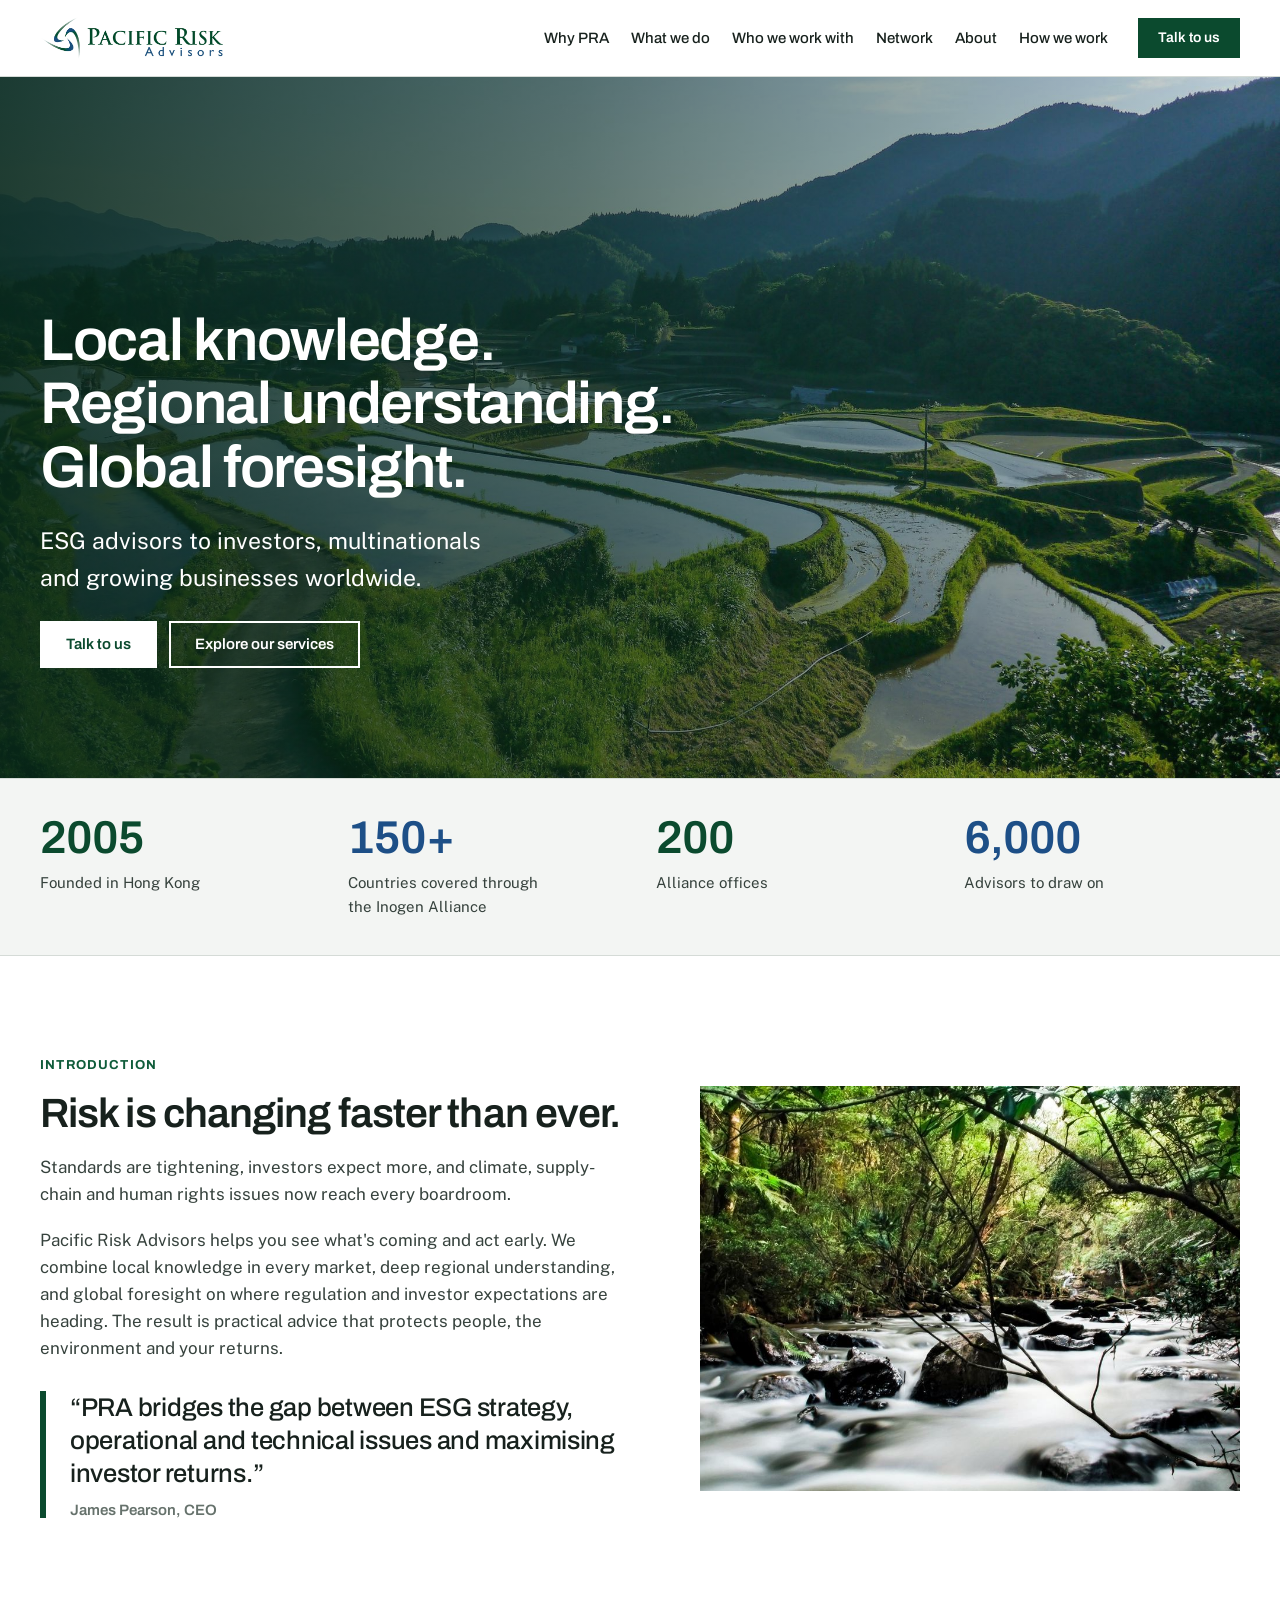
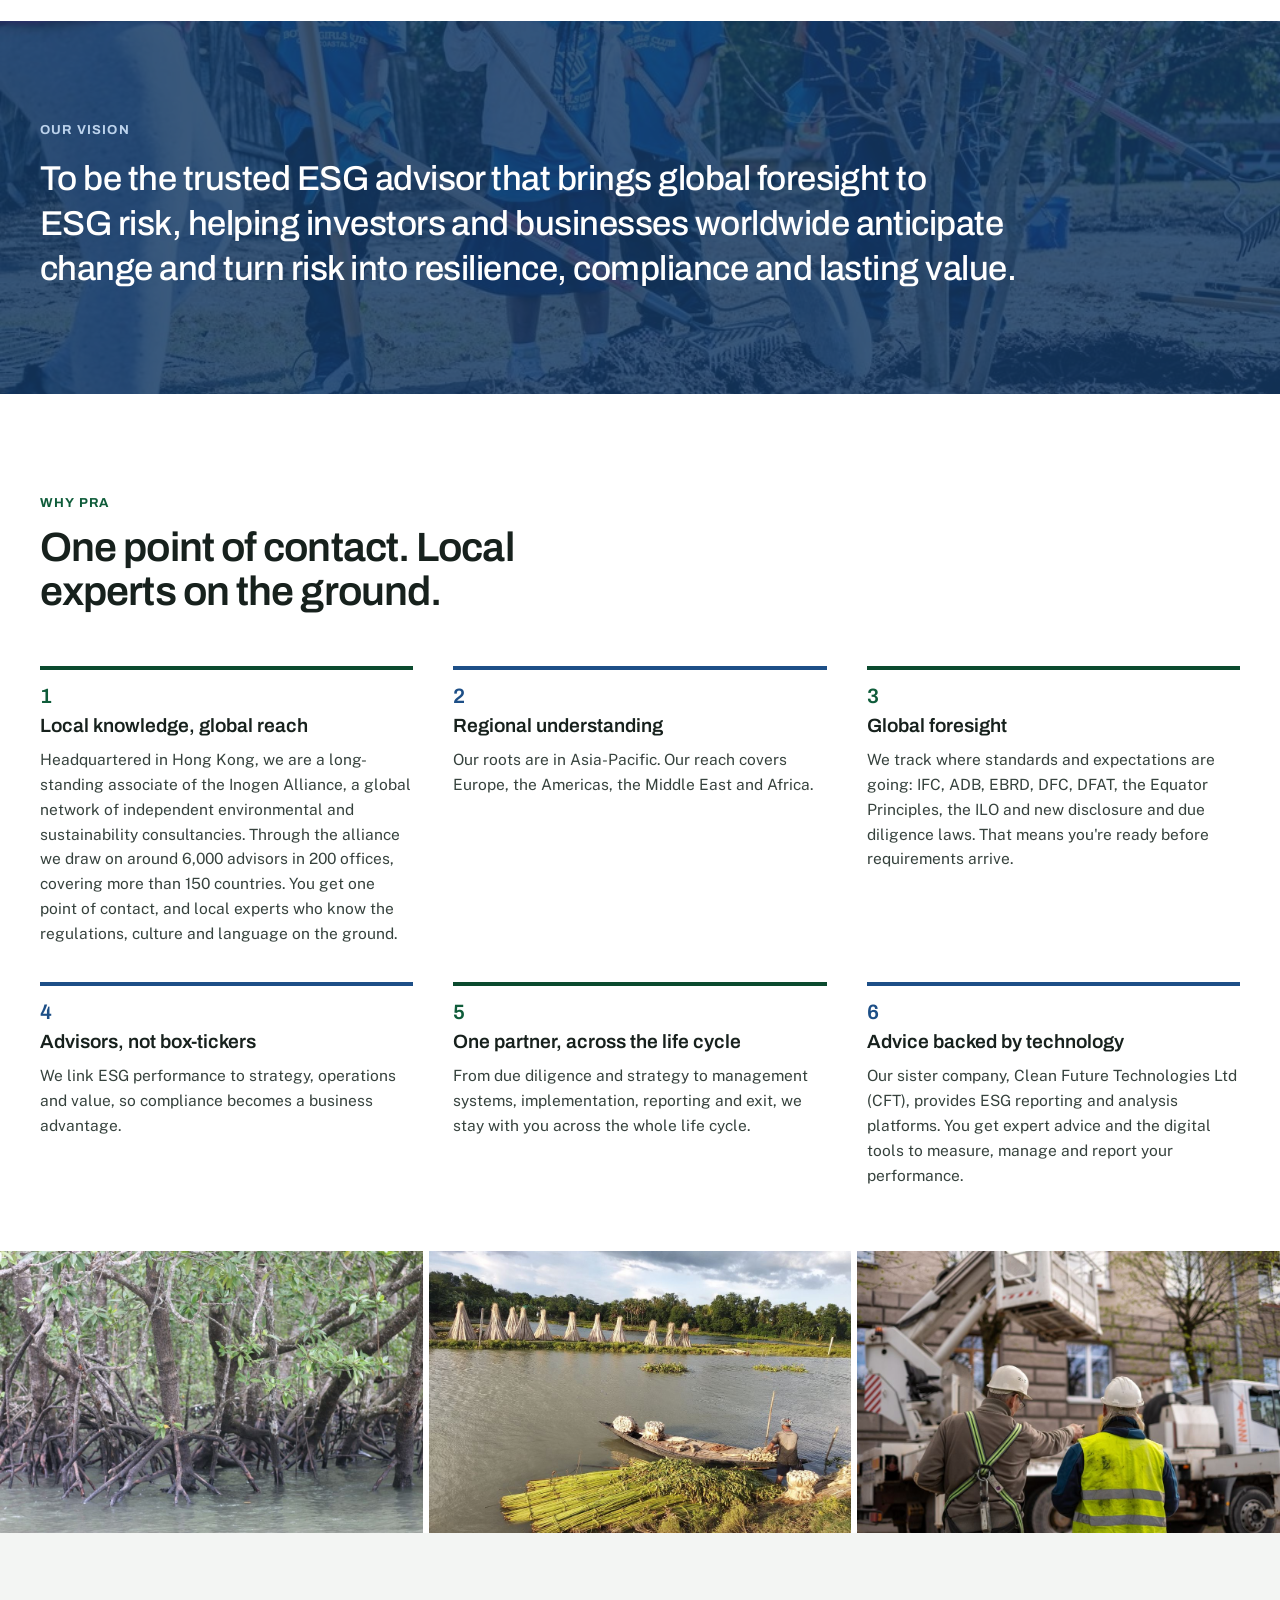
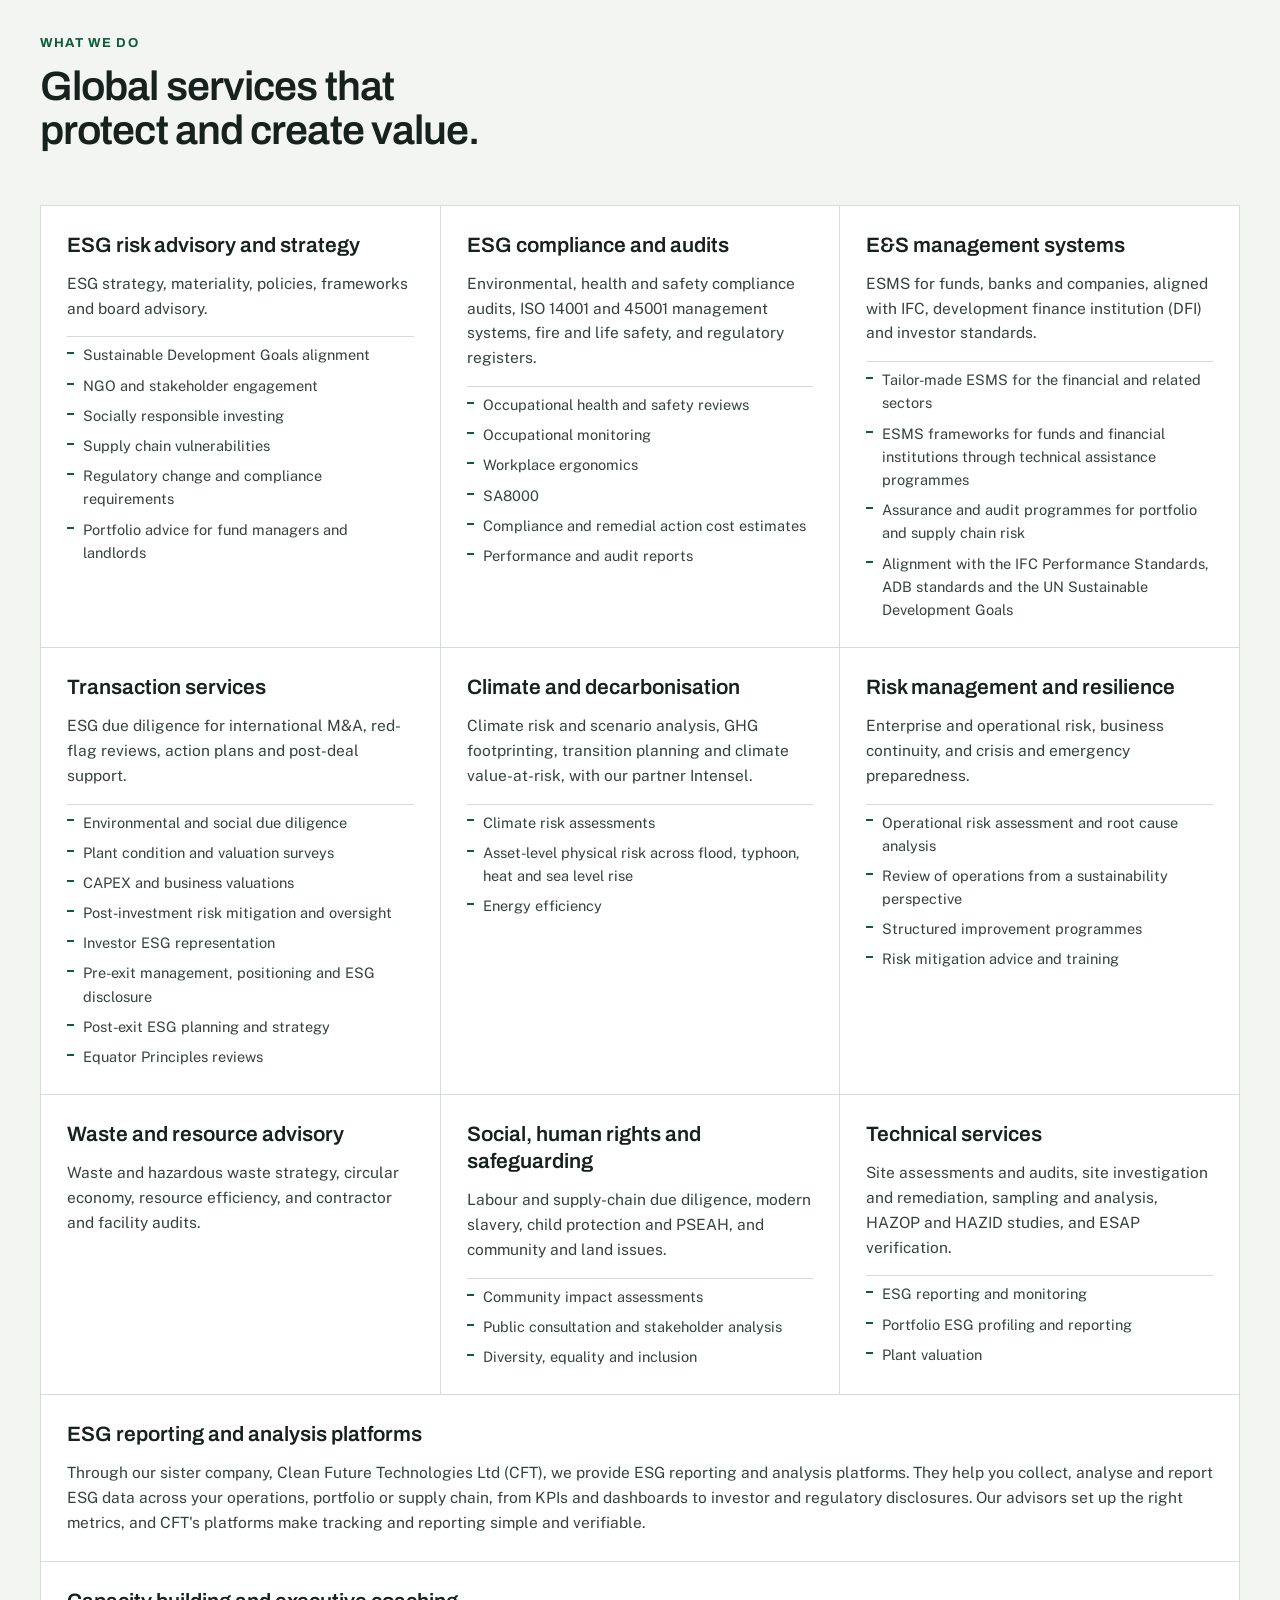
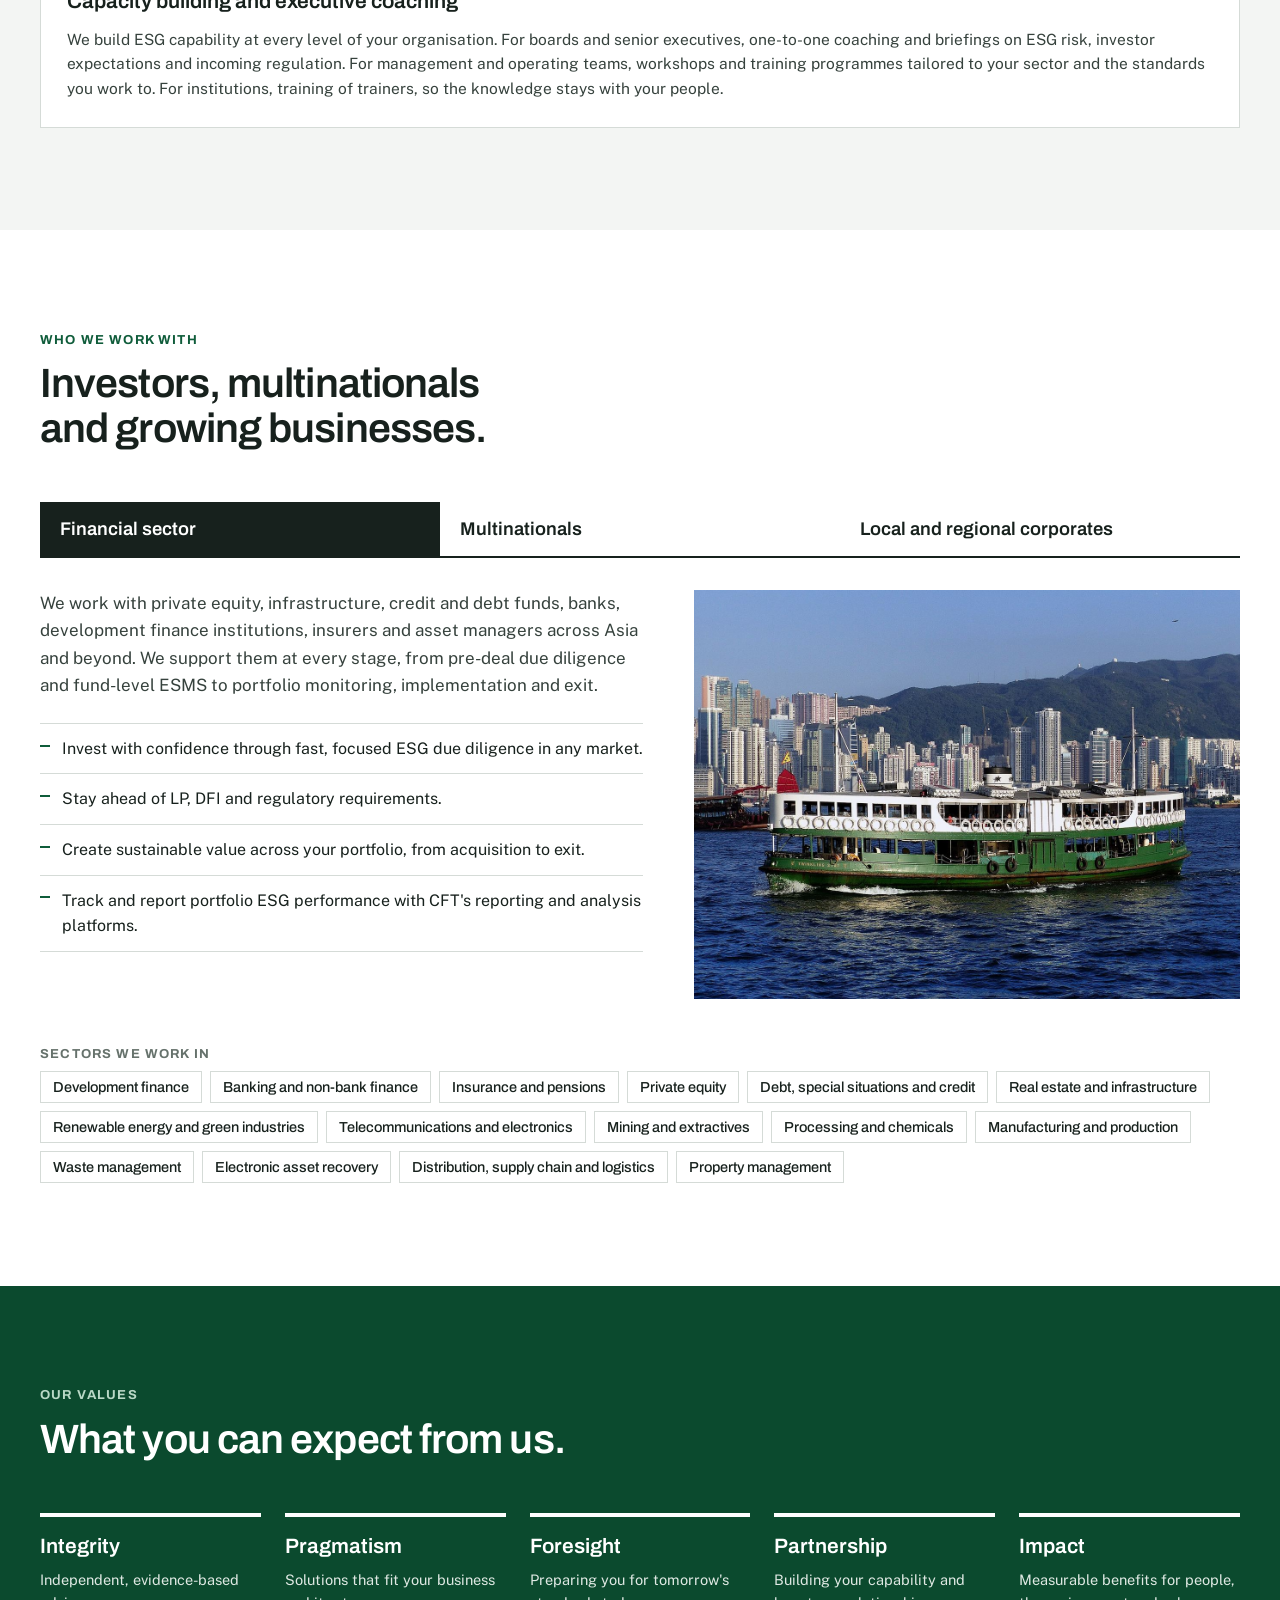
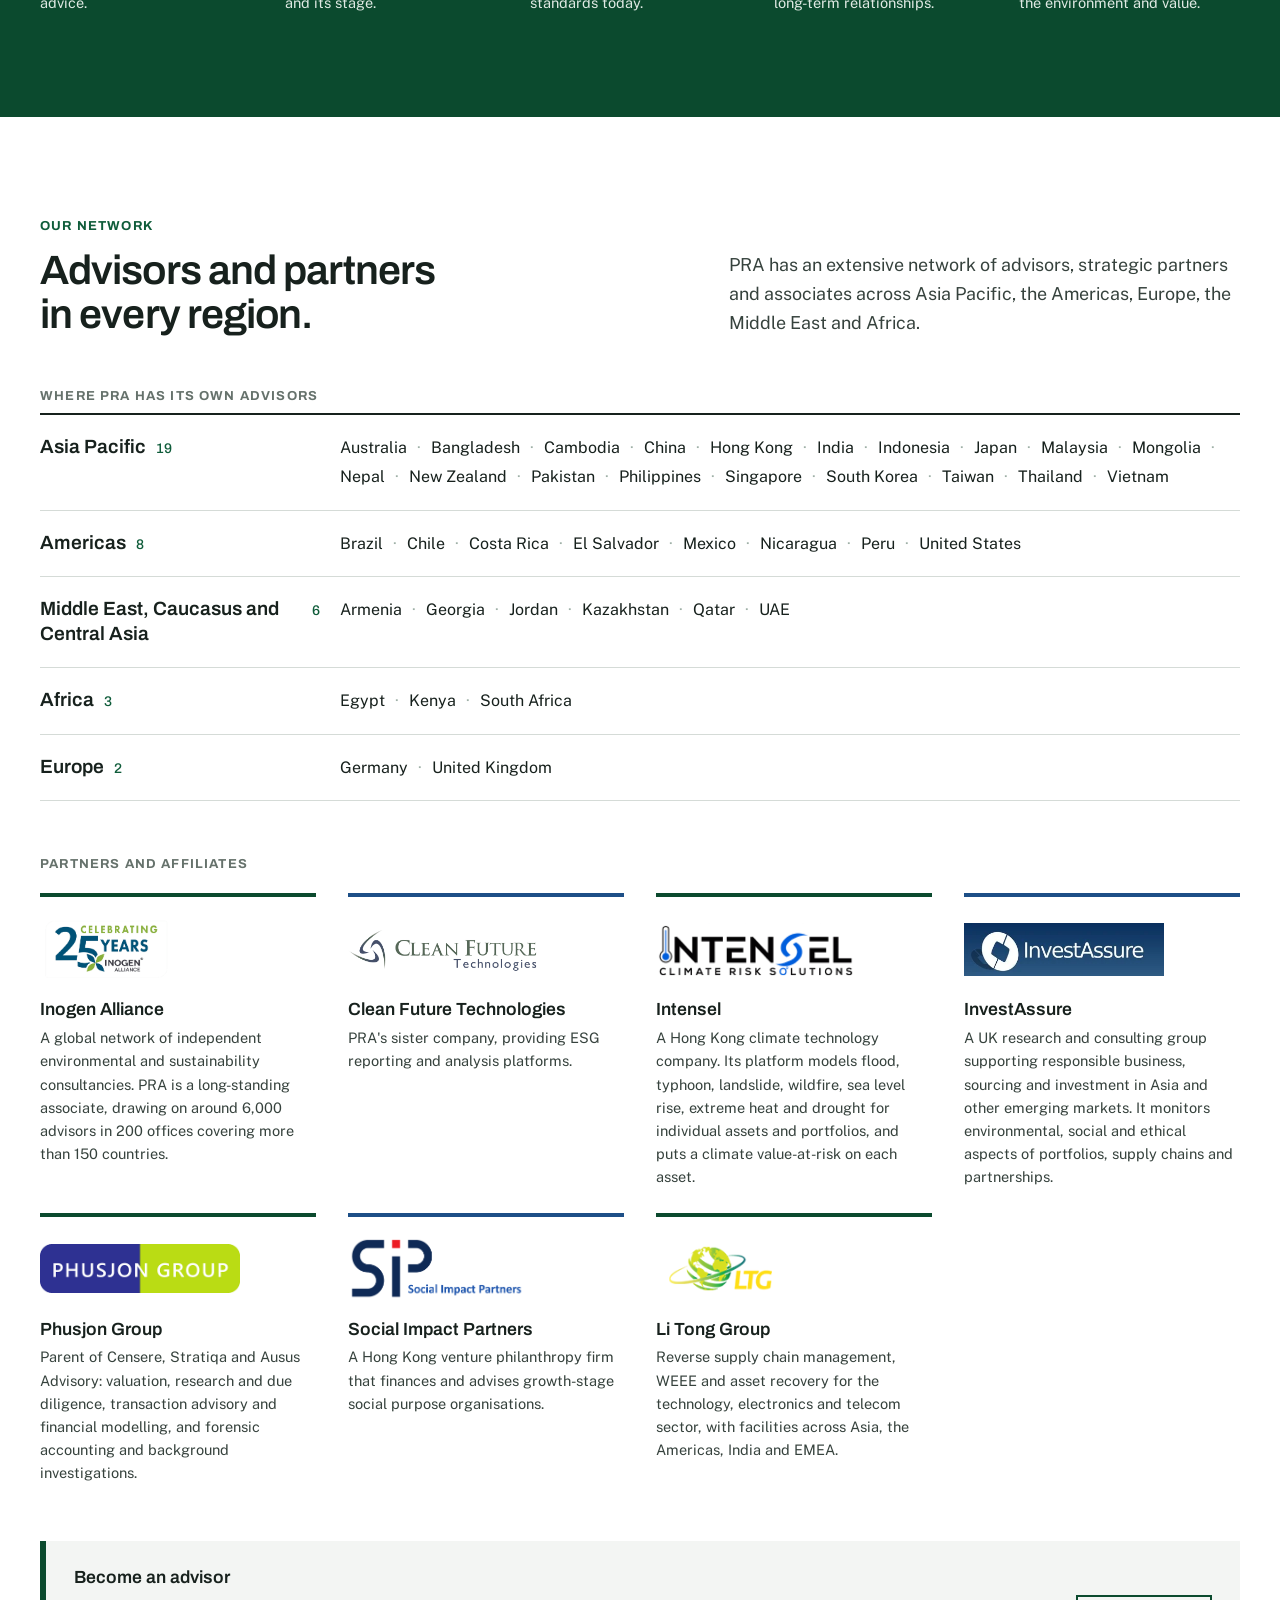
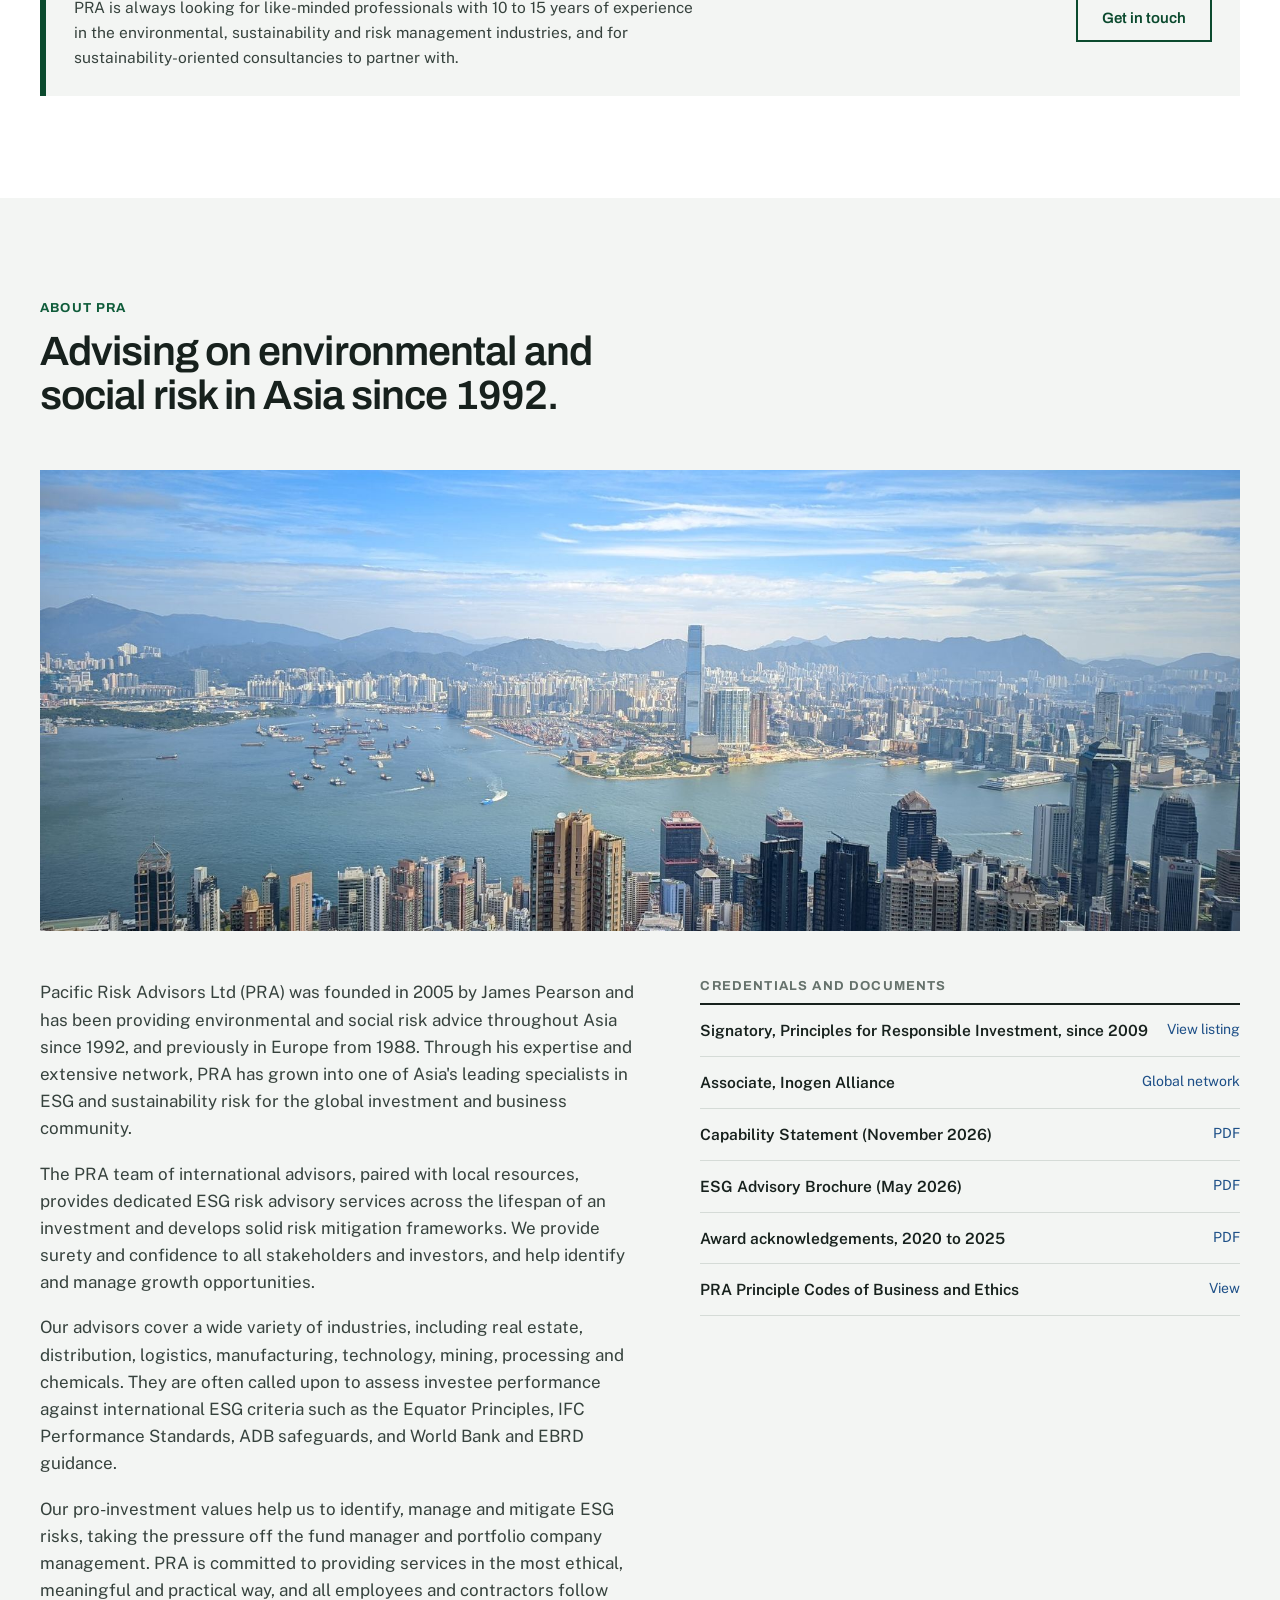
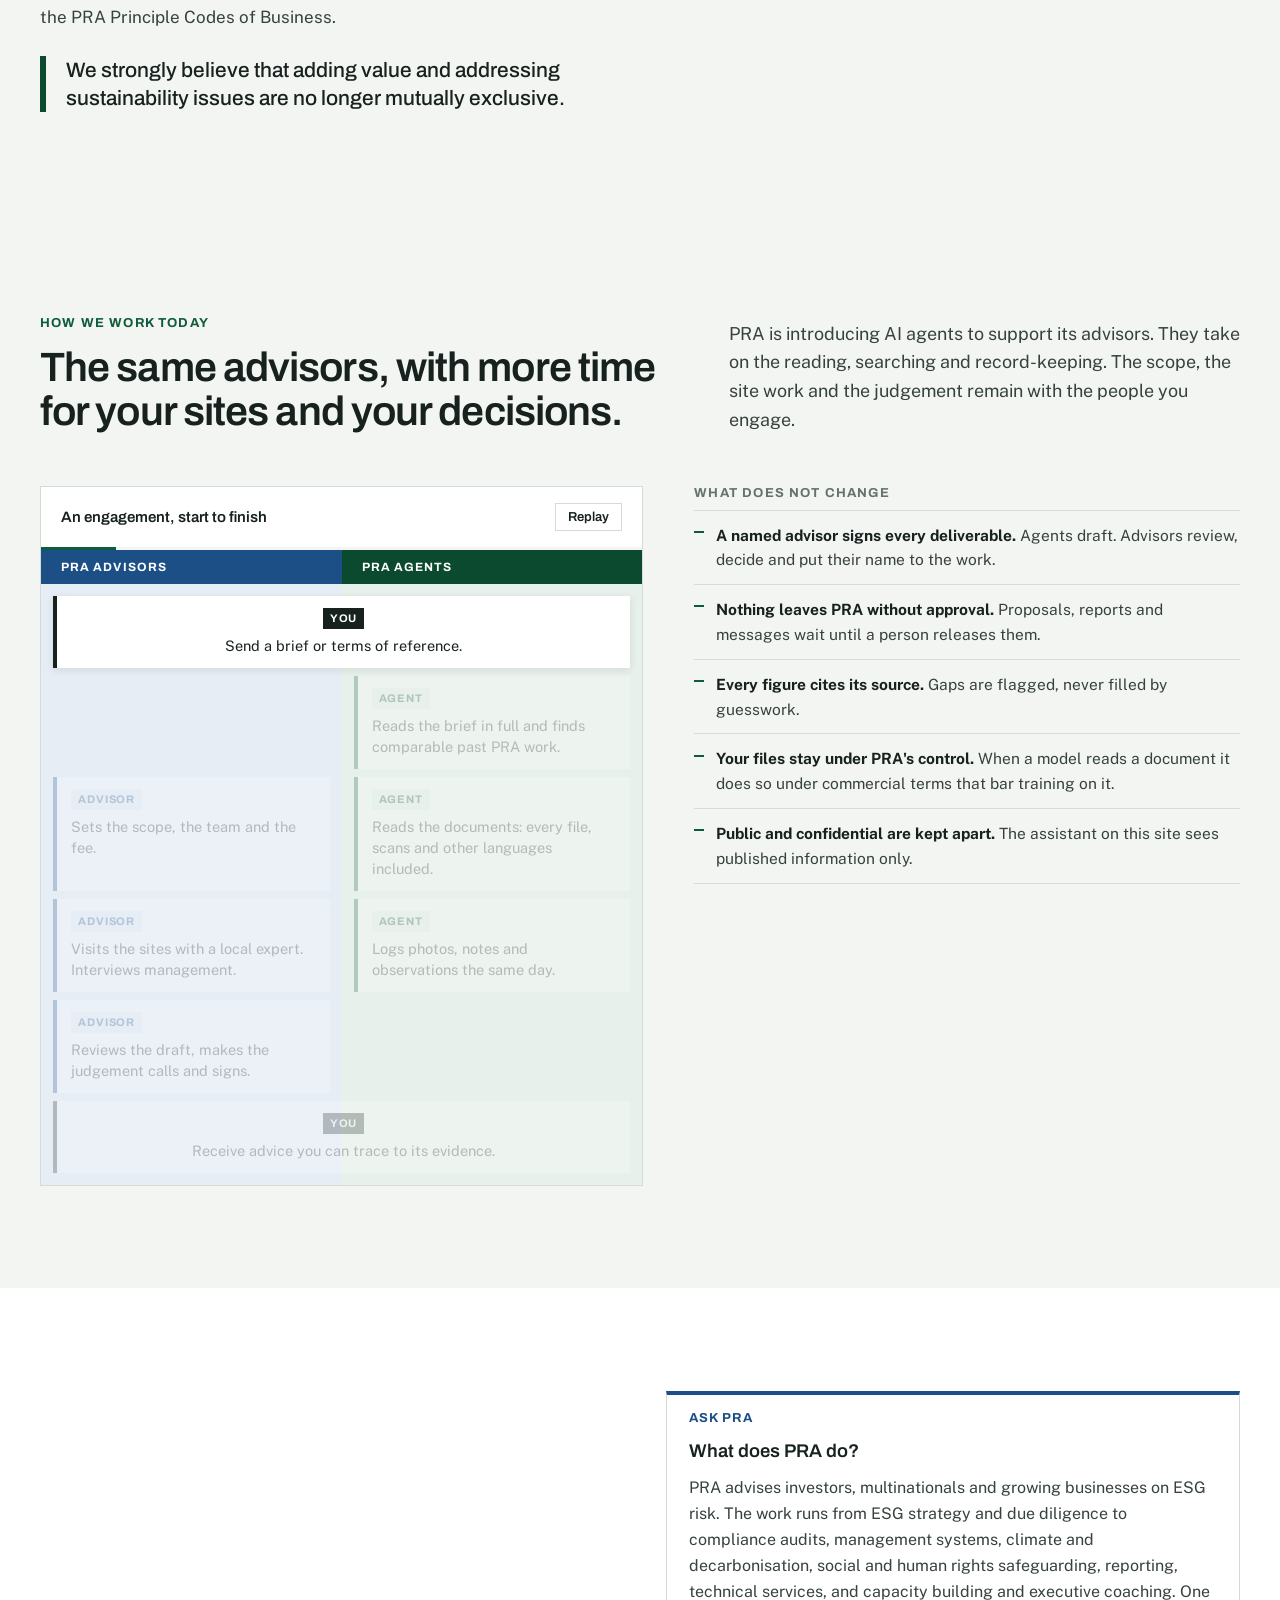
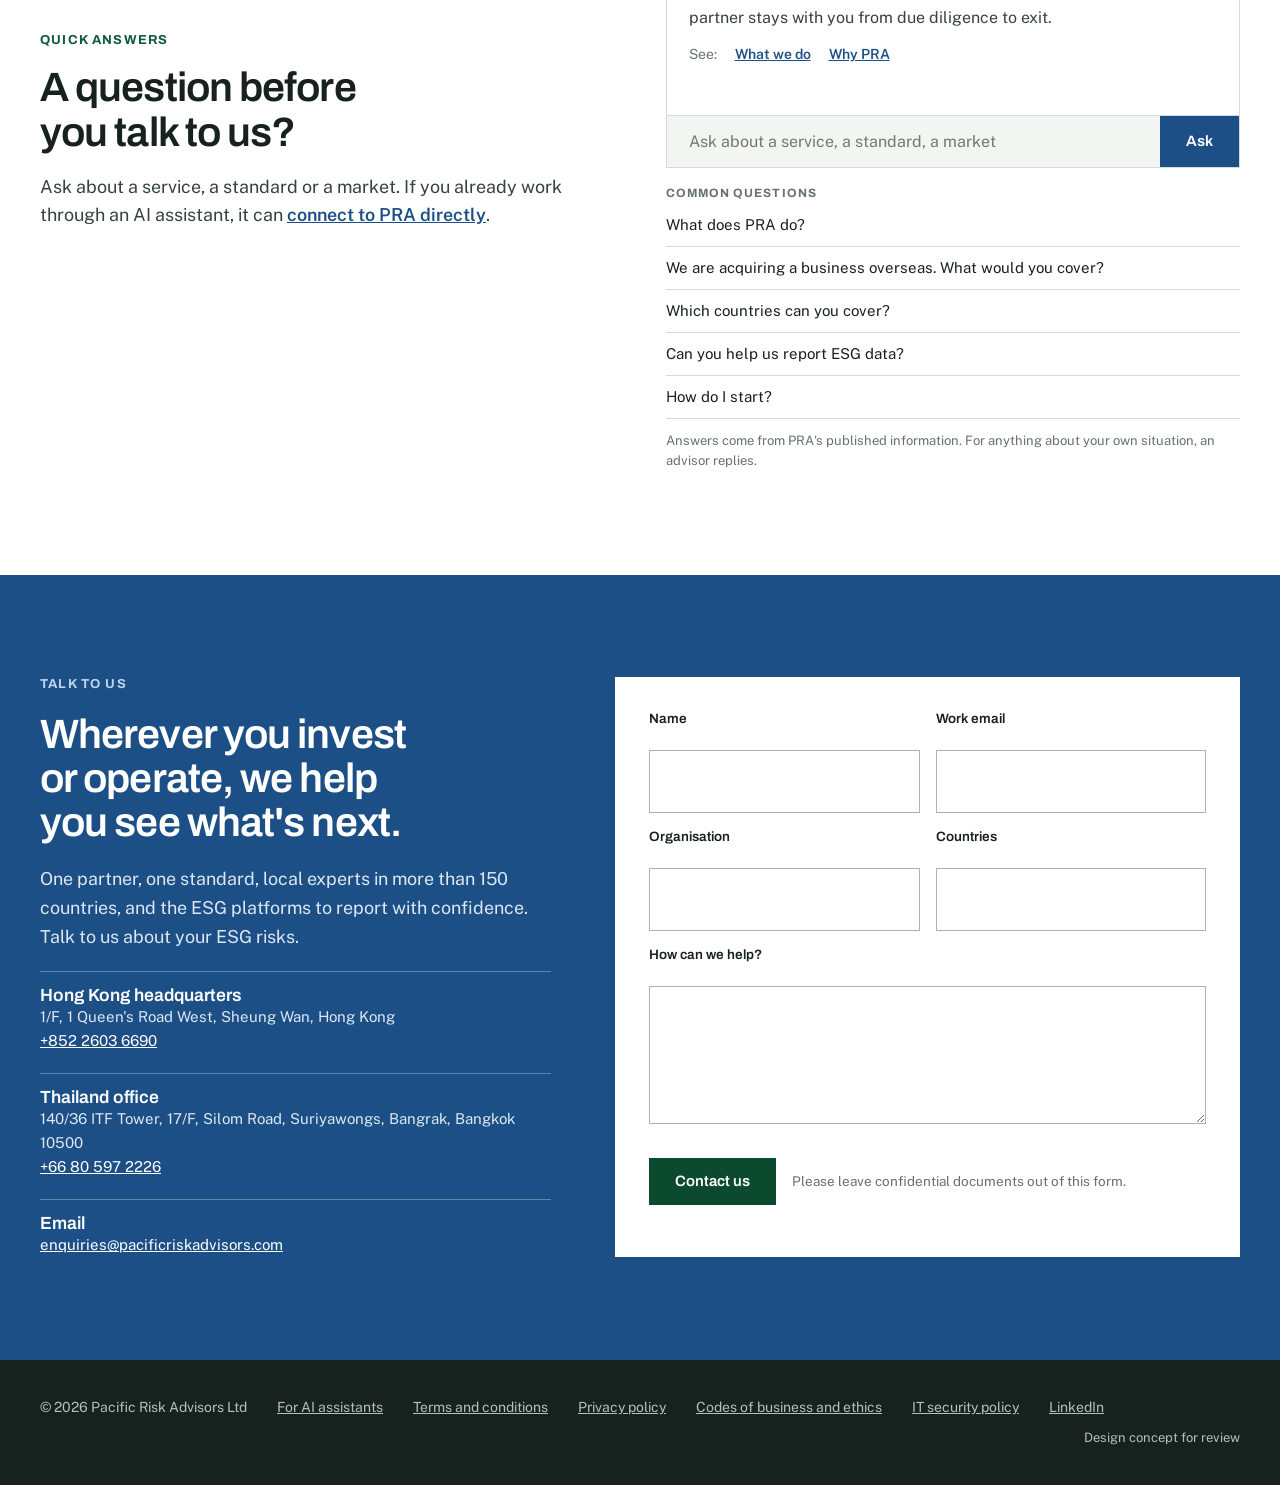
<file: pra/site/index.html>
<!doctype html>
<html lang="en">
<head>
<meta charset="utf-8">
<meta name="viewport" content="width=device-width, initial-scale=1">
<title>Pacific Risk Advisors | ESG advisors worldwide</title>
<meta name="description" content="Local knowledge. Regional understanding. Global foresight. ESG advisors to investors, multinationals and growing businesses worldwide.">
<meta name="robots" content="noindex, nofollow">
<meta property="og:title" content="Pacific Risk Advisors">
<meta property="og:description" content="ESG advisors to investors, multinationals and growing businesses worldwide.">
<meta property="og:image" content="assets/og.png">
<link rel="icon" href="assets/favicon.png">
<link rel="alternate" type="text/plain" href="llms.txt" title="Summary for AI assistants">
<link rel="preconnect" href="https://fonts.googleapis.com">
<link rel="preconnect" href="https://fonts.gstatic.com" crossorigin>
<link rel="stylesheet" href="https://fonts.googleapis.com/css2?family=Archivo:wght@400;500;600;700&family=Public+Sans:wght@400;500;600&display=swap">
<link rel="stylesheet" href="assets/site.css">
</head>
<body>

<nav class="nav" id="nav" aria-label="Main">
  <div class="wrap">
    <a class="brand" href="#top"><img src="assets/logo.png" alt="Pacific Risk Advisors"></a>
    <button class="menu-btn" id="menuBtn" aria-expanded="false" aria-controls="navList">Menu</button>
    <ul id="navList">
      <li><a href="#why">Why PRA</a></li>
      <li><a href="#services">What we do</a></li>
      <li><a href="#who">Who we work with</a></li>
      <li><a href="#network">Network</a></li>
      <li><a href="#about">About</a></li>
      <li><a href="#model">How we work</a></li>
    </ul>
    <a class="btn primary" href="#contact">Talk to us</a>
  </div>
</nav>

<main id="top">

<!-- HERO -->
<header class="hero-photo">
  <img src="assets/img/hero.jpg" alt="" fetchpriority="high">
  <div class="wrap">
    <h1 class="display">Local knowledge.<br>Regional understanding.<br>Global foresight.</h1>
    <p class="lede">ESG advisors to investors, multinationals and growing businesses worldwide.</p>
    <div class="hero-cta">
      <a class="btn primary" href="#contact">Talk to us</a>
      <a class="btn ghost" href="#services">Explore our services</a>
    </div>
  </div>
</header>

<div class="stats">
  <div class="wrap">
    <div class="stat"><b data-count="2005" data-plain>2005</b><span>Founded in Hong Kong</span></div>
    <div class="stat"><b><span data-count="150">150</span>+</b><span>Countries covered through the Inogen Alliance</span></div>
    <div class="stat"><b data-count="200">200</b><span>Alliance offices</span></div>
    <div class="stat"><b data-count="6000" data-sep>6,000</b><span>Advisors to draw on</span></div>
  </div>
</div>

<!-- INTRO -->
<section id="intro">
  <div class="wrap split">
    <div class="copy rv">
      <p class="eyebrow">Introduction</p>
      <h2 class="display">Risk is changing faster than ever.</h2>
      <p>Standards are tightening, investors expect more, and climate, supply-chain and human rights issues now reach every boardroom.</p>
      <p>Pacific Risk Advisors helps you see what's coming and act early. We combine local knowledge in every market, deep regional understanding, and global foresight on where regulation and investor expectations are heading. The result is practical advice that protects people, the environment and your returns.</p>
      <figure class="quote">
        <blockquote>“PRA bridges the gap between ESG strategy, operational and technical issues and maximising investor returns.”</blockquote>
        <cite>James Pearson, CEO</cite>
      </figure>
    </div>
    <div class="photo rv"><img src="assets/img/river.jpg" alt="" loading="lazy"></div>
  </div>
</section>

<!-- VISION -->
<section id="vision" class="band-photo">
  <img src="assets/img/community.jpg" alt="" loading="lazy">
  <div class="wrap rv">
    <p class="eyebrow">Our vision</p>
    <p class="vision">To be the trusted ESG advisor that brings global foresight to ESG risk, helping investors and businesses worldwide anticipate change and turn risk into resilience, compliance and lasting value.</p>
  </div>
</section>

<!-- WHY -->
<section id="why">
  <div class="wrap">
    <div class="head rv"><div><p class="eyebrow">Why PRA</p><h2 class="display">One point of contact. Local experts on the ground.</h2></div></div>
    <div class="why rv">
      <article><span class="n">1</span><h3>Local knowledge, global reach</h3><p>Headquartered in Hong Kong, we are a long-standing associate of the Inogen Alliance, a global network of independent environmental and sustainability consultancies. Through the alliance we draw on around 6,000 advisors in 200 offices, covering more than 150 countries. You get one point of contact, and local experts who know the regulations, culture and language on the ground.</p></article>
      <article><span class="n">2</span><h3>Regional understanding</h3><p>Our roots are in Asia-Pacific. Our reach covers Europe, the Americas, the Middle East and Africa.</p></article>
      <article><span class="n">3</span><h3>Global foresight</h3><p>We track where standards and expectations are going: IFC, ADB, EBRD, DFC, DFAT, the Equator Principles, the ILO and new disclosure and due diligence laws. That means you're ready before requirements arrive.</p></article>
      <article><span class="n">4</span><h3>Advisors, not box-tickers</h3><p>We link ESG performance to strategy, operations and value, so compliance becomes a business advantage.</p></article>
      <article><span class="n">5</span><h3>One partner, across the life cycle</h3><p>From due diligence and strategy to management systems, implementation, reporting and exit, we stay with you across the whole life cycle.</p></article>
      <article><span class="n">6</span><h3>Advice backed by technology</h3><p>Our sister company, Clean Future Technologies Ltd (CFT), provides ESG reporting and analysis platforms. You get expert advice and the digital tools to measure, manage and report your performance.</p></article>
    </div>
  </div>
</section>

<div class="strip rv" aria-hidden="true">
  <img src="assets/img/strip-environment.jpg" alt="" loading="lazy">
  <img src="assets/img/strip-community.jpg" alt="" loading="lazy">
  <img src="assets/img/strip-technical.jpg" alt="" loading="lazy">
</div>

<!-- SERVICES -->
<section id="services" class="alt">
  <div class="wrap">
    <div class="head rv"><div><p class="eyebrow">What we do</p><h2 class="display">Global services that protect and create value.</h2></div></div>
    <div class="caps rv">
      <article class="cap"><h3>ESG risk advisory and strategy</h3><p>ESG strategy, materiality, policies, frameworks and board advisory.</p><ul><li>Sustainable Development Goals alignment</li><li>NGO and stakeholder engagement</li><li>Socially responsible investing</li><li>Supply chain vulnerabilities</li><li>Regulatory change and compliance requirements</li><li>Portfolio advice for fund managers and landlords</li></ul></article>
      <article class="cap"><h3>ESG compliance and audits</h3><p>Environmental, health and safety compliance audits, ISO 14001 and 45001 management systems, fire and life safety, and regulatory registers.</p><ul><li>Occupational health and safety reviews</li><li>Occupational monitoring</li><li>Workplace ergonomics</li><li>SA8000</li><li>Compliance and remedial action cost estimates</li><li>Performance and audit reports</li></ul></article>
      <article class="cap"><h3>E&amp;S management systems</h3><p>ESMS for funds, banks and companies, aligned with IFC, development finance institution (DFI) and investor standards.</p><ul><li>Tailor-made ESMS for the financial and related sectors</li><li>ESMS frameworks for funds and financial institutions through technical assistance programmes</li><li>Assurance and audit programmes for portfolio and supply chain risk</li><li>Alignment with the IFC Performance Standards, ADB standards and the UN Sustainable Development Goals</li></ul></article>
      <article class="cap"><h3>Transaction services</h3><p>ESG due diligence for international M&amp;A, red-flag reviews, action plans and post-deal support.</p><ul><li>Environmental and social due diligence</li><li>Plant condition and valuation surveys</li><li>CAPEX and business valuations</li><li>Post-investment risk mitigation and oversight</li><li>Investor ESG representation</li><li>Pre-exit management, positioning and ESG disclosure</li><li>Post-exit ESG planning and strategy</li><li>Equator Principles reviews</li></ul></article>
      <article class="cap"><h3>Climate and decarbonisation</h3><p>Climate risk and scenario analysis, GHG footprinting, transition planning and climate value-at-risk, with our partner Intensel.</p><ul><li>Climate risk assessments</li><li>Asset-level physical risk across flood, typhoon, heat and sea level rise</li><li>Energy efficiency</li></ul></article>
      <article class="cap"><h3>Risk management and resilience</h3><p>Enterprise and operational risk, business continuity, and crisis and emergency preparedness.</p><ul><li>Operational risk assessment and root cause analysis</li><li>Review of operations from a sustainability perspective</li><li>Structured improvement programmes</li><li>Risk mitigation advice and training</li></ul></article>
      <article class="cap"><h3>Waste and resource advisory</h3><p>Waste and hazardous waste strategy, circular economy, resource efficiency, and contractor and facility audits.</p></article>
      <article class="cap"><h3>Social, human rights and safeguarding</h3><p>Labour and supply-chain due diligence, modern slavery, child protection and PSEAH, and community and land issues.</p><ul><li>Community impact assessments</li><li>Public consultation and stakeholder analysis</li><li>Diversity, equality and inclusion</li></ul></article>
      <article class="cap wide"><h3>ESG reporting and analysis platforms</h3><p>Through our sister company, Clean Future Technologies Ltd (CFT), we provide ESG reporting and analysis platforms. They help you collect, analyse and report ESG data across your operations, portfolio or supply chain, from KPIs and dashboards to investor and regulatory disclosures. Our advisors set up the right metrics, and CFT's platforms make tracking and reporting simple and verifiable.</p></article>
      <article class="cap"><h3>Technical services</h3><p>Site assessments and audits, site investigation and remediation, sampling and analysis, HAZOP and HAZID studies, and ESAP verification.</p><ul><li>ESG reporting and monitoring</li><li>Portfolio ESG profiling and reporting</li><li>Plant valuation</li></ul></article>
      <article class="cap wide"><h3>Capacity building and executive coaching</h3><p>We build ESG capability at every level of your organisation. For boards and senior executives, one-to-one coaching and briefings on ESG risk, investor expectations and incoming regulation. For management and operating teams, workshops and training programmes tailored to your sector and the standards you work to. For institutions, training of trainers, so the knowledge stays with your people.</p></article>
    </div>
  </div>
</section>

<!-- WHO -->
<section id="who">
  <div class="wrap">
    <div class="head rv"><div><p class="eyebrow">Who we work with</p><h2 class="display">Investors, multinationals and growing businesses.</h2></div></div>
    <div class="stage-tabs rv" role="tablist" aria-label="Who we work with" id="whoTabs">
      <button role="tab" type="button" data-who="financial" aria-selected="true"><b>Financial sector</b></button>
      <button role="tab" type="button" data-who="multinationals" aria-selected="false"><b>Multinationals</b></button>
      <button role="tab" type="button" data-who="corporates" aria-selected="false"><b>Local and regional corporates</b></button>
    </div>
    <div class="who-panel" data-panel="financial">
      <div class="copy">
        <p>We work with private equity, infrastructure, credit and debt funds, banks, development finance institutions, insurers and asset managers across Asia and beyond. We support them at every stage, from pre-deal due diligence and fund-level ESMS to portfolio monitoring, implementation and exit.</p>
        <ul class="gains">
          <li>Invest with confidence through fast, focused ESG due diligence in any market.</li>
          <li>Stay ahead of LP, DFI and regulatory requirements.</li>
          <li>Create sustainable value across your portfolio, from acquisition to exit.</li>
          <li>Track and report portfolio ESG performance with CFT's reporting and analysis platforms.</li>
        </ul>
      </div>
      <div class="photo"><img src="assets/img/finance.jpg" alt="" loading="lazy"></div>
    </div>
    <div class="who-panel" data-panel="multinationals" hidden>
      <div class="copy">
        <ul class="gains">
          <li>One global standard, applied locally through alliance experts in more than 150 countries.</li>
          <li>Protect your licence to operate with ESG compliance and audits.</li>
          <li>Manage supply-chain and human rights risk, and prepare for new laws.</li>
          <li>Assess acquisitions, partners and new sites before you commit.</li>
          <li>Consolidate ESG data across sites and suppliers on a single platform.</li>
        </ul>
      </div>
      <div class="photo"><img src="assets/img/multinational.jpg" alt="" loading="lazy"></div>
    </div>
    <div class="who-panel" data-panel="corporates" hidden>
      <div class="copy">
        <ul class="gains">
          <li>Become investor-ready and lender-ready.</li>
          <li>Get practical, right-sized ESG systems built for growing businesses.</li>
          <li>Win export customers with certification and credible ESG data, managed on CFT's reporting platforms.</li>
          <li>Cut costs through energy, waste and resource efficiency.</li>
        </ul>
      </div>
      <div class="photo"><img src="assets/img/corporate.jpg" alt="" loading="lazy"></div>
    </div>
    <div class="sectors rv">
      <h3 class="mini">Sectors we work in</h3>
      <ul>
        <li>Development finance</li><li>Banking and non-bank finance</li><li>Insurance and pensions</li><li>Private equity</li><li>Debt, special situations and credit</li><li>Real estate and infrastructure</li>
        <li>Renewable energy and green industries</li><li>Telecommunications and electronics</li><li>Mining and extractives</li><li>Processing and chemicals</li><li>Manufacturing and production</li><li>Waste management</li><li>Electronic asset recovery</li><li>Distribution, supply chain and logistics</li><li>Property management</li>
      </ul>
    </div>
  </div>
</section>

<!-- VALUES -->
<section id="values" class="dark">
  <div class="wrap">
    <div class="head rv"><div><p class="eyebrow">Our values</p><h2 class="display">What you can expect from us.</h2></div></div>
    <div class="guards rv">
      <div class="guard"><h3>Integrity</h3><p>Independent, evidence-based advice.</p></div>
      <div class="guard"><h3>Pragmatism</h3><p>Solutions that fit your business and its stage.</p></div>
      <div class="guard"><h3>Foresight</h3><p>Preparing you for tomorrow's standards today.</p></div>
      <div class="guard"><h3>Partnership</h3><p>Building your capability and long-term relationships.</p></div>
      <div class="guard"><h3>Impact</h3><p>Measurable benefits for people, the environment and value.</p></div>
    </div>
  </div>
</section>

<!-- NETWORK -->
<section id="network">
  <div class="wrap">
    <div class="head rv">
      <div><p class="eyebrow">Our network</p><h2 class="display">Advisors and partners in every region.</h2></div>
      <p class="lede">PRA has an extensive network of advisors, strategic partners and associates across Asia Pacific, the Americas, Europe, the Middle East and Africa.</p>
    </div>
    <h3 class="mini">Where PRA has its own advisors</h3>
    <div class="regions light rv">
      <div class="region"><h3>Asia Pacific <i>19</i></h3><ul><li>Australia</li><li>Bangladesh</li><li>Cambodia</li><li>China</li><li>Hong Kong</li><li>India</li><li>Indonesia</li><li>Japan</li><li>Malaysia</li><li>Mongolia</li><li>Nepal</li><li>New Zealand</li><li>Pakistan</li><li>Philippines</li><li>Singapore</li><li>South Korea</li><li>Taiwan</li><li>Thailand</li><li>Vietnam</li></ul></div>
      <div class="region"><h3>Americas <i>8</i></h3><ul><li>Brazil</li><li>Chile</li><li>Costa Rica</li><li>El Salvador</li><li>Mexico</li><li>Nicaragua</li><li>Peru</li><li>United States</li></ul></div>
      <div class="region"><h3>Middle East, Caucasus and Central Asia <i>6</i></h3><ul><li>Armenia</li><li>Georgia</li><li>Jordan</li><li>Kazakhstan</li><li>Qatar</li><li>UAE</li></ul></div>
      <div class="region"><h3>Africa <i>3</i></h3><ul><li>Egypt</li><li>Kenya</li><li>South Africa</li></ul></div>
      <div class="region"><h3>Europe <i>2</i></h3><ul><li>Germany</li><li>United Kingdom</li></ul></div>
    </div>
    <h3 class="mini" style="margin-top:56px">Partners and affiliates</h3>
    <div class="partners light rv">
      <div class="partner"><div class="logo"><img src="assets/partners/inogen.png" alt="Inogen Alliance logo" loading="lazy"></div><h3>Inogen Alliance</h3><p>A global network of independent environmental and sustainability consultancies. PRA is a long-standing associate, drawing on around 6,000 advisors in 200 offices covering more than 150 countries.</p></div>
      <div class="partner"><div class="logo"><img src="assets/partners/cft.png" alt="Clean Future Technologies logo" loading="lazy"></div><h3>Clean Future Technologies</h3><p>PRA's sister company, providing ESG reporting and analysis platforms.</p></div>
      <div class="partner"><div class="logo"><img src="assets/partners/intensel.png" alt="Intensel logo" loading="lazy"></div><h3>Intensel</h3><p>A Hong Kong climate technology company. Its platform models flood, typhoon, landslide, wildfire, sea level rise, extreme heat and drought for individual assets and portfolios, and puts a climate value-at-risk on each asset.</p></div>
      <div class="partner"><div class="logo"><img src="assets/partners/investassure.jpg" alt="InvestAssure logo" loading="lazy"></div><h3>InvestAssure</h3><p>A UK research and consulting group supporting responsible business, sourcing and investment in Asia and other emerging markets. It monitors environmental, social and ethical aspects of portfolios, supply chains and partnerships.</p></div>
      <div class="partner"><div class="logo"><img src="assets/partners/phusjon.png" alt="Phusjon Group logo" loading="lazy"></div><h3>Phusjon Group</h3><p>Parent of Censere, Stratiqa and Ausus Advisory: valuation, research and due diligence, transaction advisory and financial modelling, and forensic accounting and background investigations.</p></div>
      <div class="partner"><div class="logo"><img src="assets/partners/sip.png" alt="Social Impact Partners logo" loading="lazy"></div><h3>Social Impact Partners</h3><p>A Hong Kong venture philanthropy firm that finances and advises growth-stage social purpose organisations.</p></div>
      <div class="partner"><div class="logo"><img src="assets/partners/litong.png" alt="Li Tong Group logo" loading="lazy"></div><h3>Li Tong Group</h3><p>Reverse supply chain management, WEEE and asset recovery for the technology, electronics and telecom sector, with facilities across Asia, the Americas, India and EMEA.</p></div>
    </div>
    <div class="join rv">
      <div><h3>Become an advisor</h3><p>PRA is always looking for like-minded professionals with 10 to 15 years of experience in the environmental, sustainability and risk management industries, and for sustainability-oriented consultancies to partner with.</p></div>
      <a class="btn ghost" href="#contact">Get in touch</a>
    </div>
  </div>
</section>

<!-- ABOUT -->
<section id="about" class="alt">
  <div class="wrap">
    <div class="head rv"><div><p class="eyebrow">About PRA</p><h2 class="display">Advising on environmental and social risk in Asia since 1992.</h2></div></div>
    <div class="banner rv"><img src="assets/img/skyline.jpg" alt="Hong Kong, where PRA is headquartered" loading="lazy"></div>
    <div class="split top">
      <div class="copy rv">
        <p>Pacific Risk Advisors Ltd (PRA) was founded in 2005 by James Pearson and has been providing environmental and social risk advice throughout Asia since 1992, and previously in Europe from 1988. Through his expertise and extensive network, PRA has grown into one of Asia's leading specialists in ESG and sustainability risk for the global investment and business community.</p>
        <p>The PRA team of international advisors, paired with local resources, provides dedicated ESG risk advisory services across the lifespan of an investment and develops solid risk mitigation frameworks. We provide surety and confidence to all stakeholders and investors, and help identify and manage growth opportunities.</p>
        <p>Our advisors cover a wide variety of industries, including real estate, distribution, logistics, manufacturing, technology, mining, processing and chemicals. They are often called upon to assess investee performance against international ESG criteria such as the Equator Principles, IFC Performance Standards, ADB safeguards, and World Bank and EBRD guidance.</p>
        <p>Our pro-investment values help us to identify, manage and mitigate ESG risks, taking the pressure off the fund manager and portfolio company management. PRA is committed to providing services in the most ethical, meaningful and practical way, and all employees and contractors follow the PRA Principle Codes of Business.</p>
        <p class="pull">We strongly believe that adding value and addressing sustainability issues are no longer mutually exclusive.</p>
      </div>
      <div class="rv">
        <h3 class="mini">Credentials and documents</h3>
        <div class="creds">
          <a href="https://www.unpri.org/signatory-directory/pacific-risk-advisors-ltd-pra/1606.article" rel="noopener"><b>Signatory, Principles for Responsible Investment, since 2009</b><span>View listing</span></a>
          <div><b>Associate, Inogen Alliance</b><span>Global network</span></div>
          <a href="docs/PRA-Capability-Statement-Nov-2026.pdf" rel="noopener"><b>Capability Statement (November 2026)</b><span>PDF</span></a>
          <a href="docs/PRA-ESG-Advisory-General-May-2026.pdf" rel="noopener"><b>ESG Advisory Brochure (May 2026)</b><span>PDF</span></a>
          <a href="docs/List-of-PRA-Awards-Updated-P-23-Jul-2025.pdf" rel="noopener"><b>Award acknowledgements, 2020 to 2025</b><span>PDF</span></a>
          <a href="legal.html#codes"><b>PRA Principle Codes of Business and Ethics</b><span>View</span></a>
        </div>
      </div>
    </div>
  </div>
</section>

<!-- MODEL -->
<section id="model" class="alt">
  <div class="wrap">
    <div class="head rv">
      <div>
        <p class="eyebrow">How we work today</p>
        <h2 class="display">The same advisors, with more time for your sites and your decisions.</h2>
      </div>
      <p class="lede">PRA is introducing AI agents to support its advisors. They take on the reading, searching and record-keeping. The scope, the site work and the judgement remain with the people you engage.</p>
    </div>
    <div class="model-grid">
      <div class="run rv" id="run">
        <div class="run-bar"><span>An engagement, start to finish</span><button id="replay" type="button">Replay</button></div>
        <div class="progress"><i id="runBar"></i></div>
        <div class="lanes"><span>PRA advisors</span><span>PRA agents</span></div>
        <ol class="steps" id="steps">
          <li class="you"><div><span class="tag you">You</span><p>Send a brief or terms of reference.</p></div></li>
          <li class="agent"><div><span class="tag agent">Agent</span><p>Reads the brief in full and finds comparable past PRA work.</p></div></li>
          <li class="advisor"><div><span class="tag advisor">Advisor</span><p>Sets the scope, the team and the fee.</p></div></li>
          <li class="agent"><div><span class="tag agent">Agent</span><p>Reads the documents: every file, scans and other languages included.</p></div></li>
          <li class="advisor"><div><span class="tag advisor">Advisor</span><p>Visits the sites with a local expert. Interviews management.</p></div></li>
          <li class="agent"><div><span class="tag agent">Agent</span><p>Logs photos, notes and observations the same day.</p></div></li>
          <li class="advisor"><div><span class="tag advisor">Advisor</span><p>Reviews the draft, makes the judgement calls and signs.</p></div></li>
          <li class="you"><div><span class="tag you">You</span><p>Receive advice you can trace to its evidence.</p></div></li>
        </ol>
      </div>
      <div class="rv">
        <h3 class="mini">What does not change</h3>
        <ul class="gains">
          <li><b>A named advisor signs every deliverable.</b> Agents draft. Advisors review, decide and put their name to the work.</li>
          <li><b>Nothing leaves PRA without approval.</b> Proposals, reports and messages wait until a person releases them.</li>
          <li><b>Every figure cites its source.</b> Gaps are flagged, never filled by guesswork.</li>
          <li><b>Your files stay under PRA's control.</b> When a model reads a document it does so under commercial terms that bar training on it.</li>
          <li><b>Public and confidential are kept apart.</b> The assistant on this site sees published information only.</li>
        </ul>
      </div>
    </div>
  </div>
</section>

<!-- ASK -->
<section id="ask">
  <div class="wrap">
    <div class="memory">
      <div class="memory-copy rv">
        <p class="eyebrow">Quick answers</p>
        <h2 class="display">A question before you talk to us?</h2>
        <p class="lede">Ask about a service, a standard or a market. If you already work through an AI assistant, it can <a href="agents.html">connect to PRA directly</a>.</p>
      </div>
      <div class="rv">
        <div class="console" aria-label="Ask PRA">
          <div class="console-bar">Ask PRA</div>
          <div class="console-body" id="consoleBody" aria-live="polite"></div>
          <form class="ask" id="askForm" autocomplete="off">
            <label class="sr" for="askInput">Ask PRA a question</label>
            <input id="askInput" type="text" placeholder="Ask about a service, a standard, a market">
            <button type="submit">Ask</button>
          </form>
        </div>
        <p class="try">Common questions</p>
        <div class="chips" id="askChips"></div>
        <p class="console-note">Answers come from PRA's published information. For anything about your own situation, an advisor replies.</p>
      </div>
    </div>
  </div>
</section>

<!-- CONTACT -->
<section id="contact" class="dark blue">
  <div class="wrap">
    <div class="brief">
      <div class="brief-copy rv">
        <p class="eyebrow">Talk to us</p>
        <h2 class="display">Wherever you invest or operate, we help you see what's next.</h2>
        <p class="lede">One partner, one standard, local experts in more than 150 countries, and the ESG platforms to report with confidence. Talk to us about your ESG risks.</p>
        <div class="office"><b>Hong Kong headquarters</b>1/F, 1 Queen's Road West, Sheung Wan, Hong Kong<br><a href="tel:+85226036690">+852 2603 6690</a></div>
        <div class="office"><b>Thailand office</b>140/36 ITF Tower, 17/F, Silom Road, Suriyawongs, Bangrak, Bangkok 10500<br><a href="tel:+66805972226">+66 80 597 2226</a></div>
        <div class="office"><b>Email</b><a href="mailto:enquiries@pacificriskadvisors.com">enquiries@pacificriskadvisors.com</a></div>
      </div>
      <form class="card rv" id="briefForm" novalidate>
        <label>Name<input type="text" name="name" required autocomplete="name"></label>
        <label>Work email<input type="email" name="email" required autocomplete="email"></label>
        <label>Organisation<input type="text" name="organisation" autocomplete="organization"></label>
        <label>Countries<input type="text" name="countries"></label>
        <label class="full">How can we help?<textarea name="summary" required></textarea></label>
        <label class="hp" aria-hidden="true">Website<input type="text" name="website" tabindex="-1" autocomplete="off"></label>
        <div class="full form-foot">
          <button class="btn solid" type="submit">Contact us</button>
          <p>Please leave confidential documents out of this form.</p>
        </div>
        <div class="full form-msg" id="briefMsg" hidden></div>
      </form>
    </div>
  </div>
</section>

</main>

<footer>
  <div class="wrap">
    <span>© <span id="year">2026</span> Pacific Risk Advisors Ltd</span>
    <a href="agents.html">For AI assistants</a>
    <a href="legal.html#terms">Terms and conditions</a>
    <a href="legal.html#privacy">Privacy policy</a>
    <a href="legal.html#codes">Codes of business and ethics</a>
    <a href="legal.html#security">IT security policy</a>
    <a href="https://www.linkedin.com/company/pacific-risk-advisors/" rel="noopener">LinkedIn</a>
    <span class="sp mono">Design concept for review</span>
  </div>
</footer>

<script src="assets/site.js" defer></script>
</body>
</html>
</file>
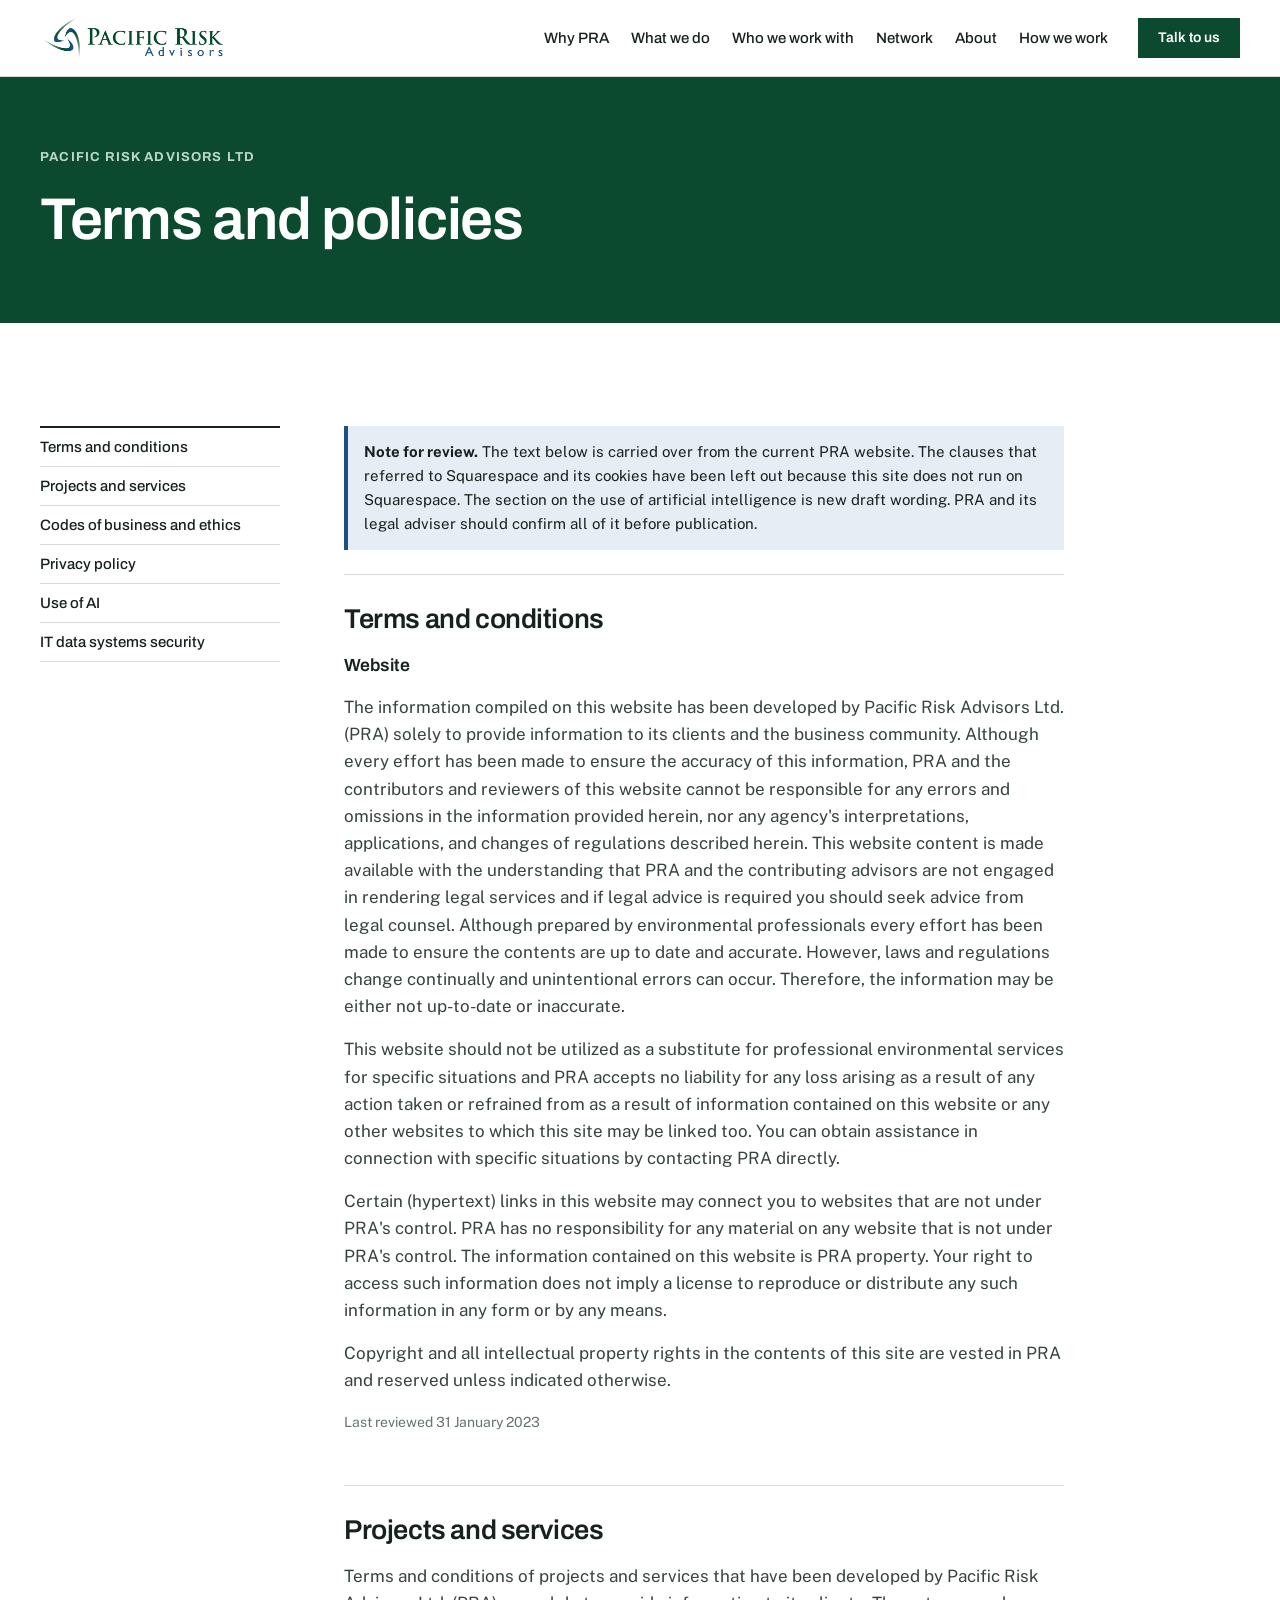
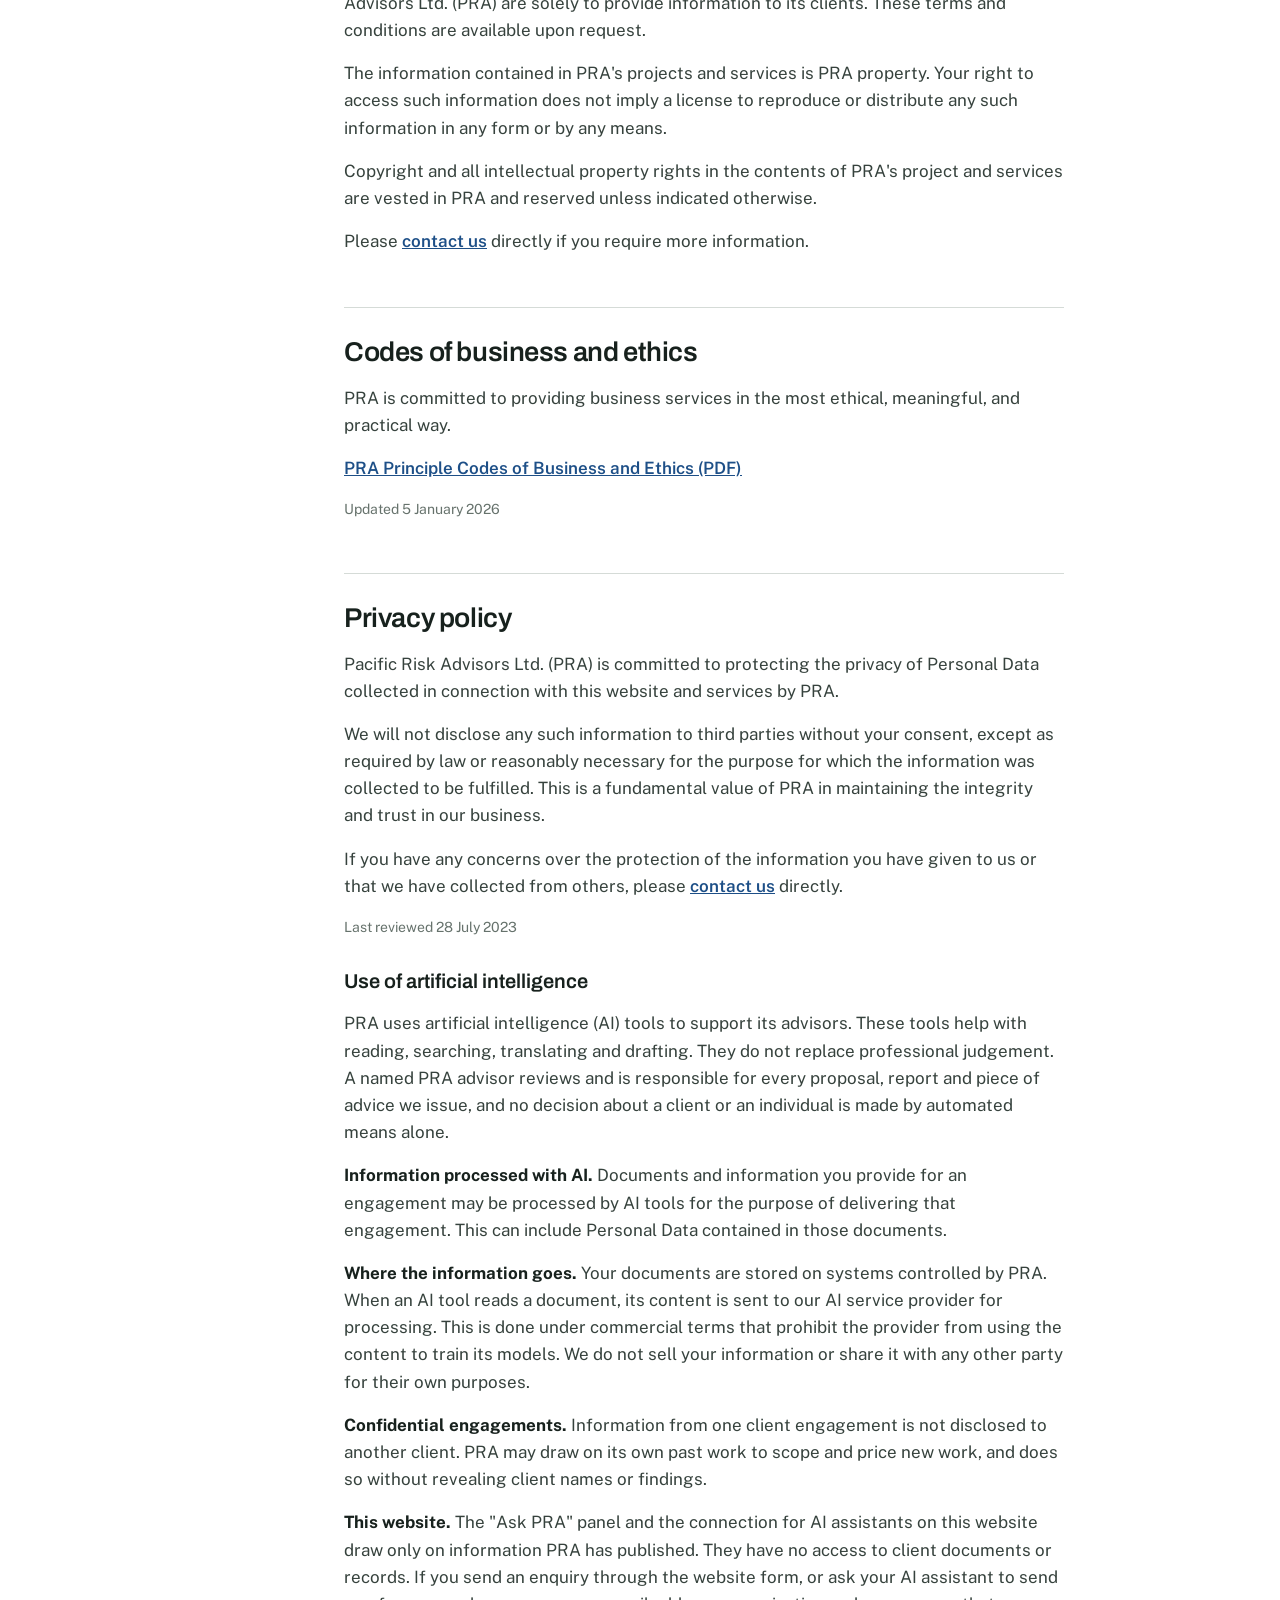
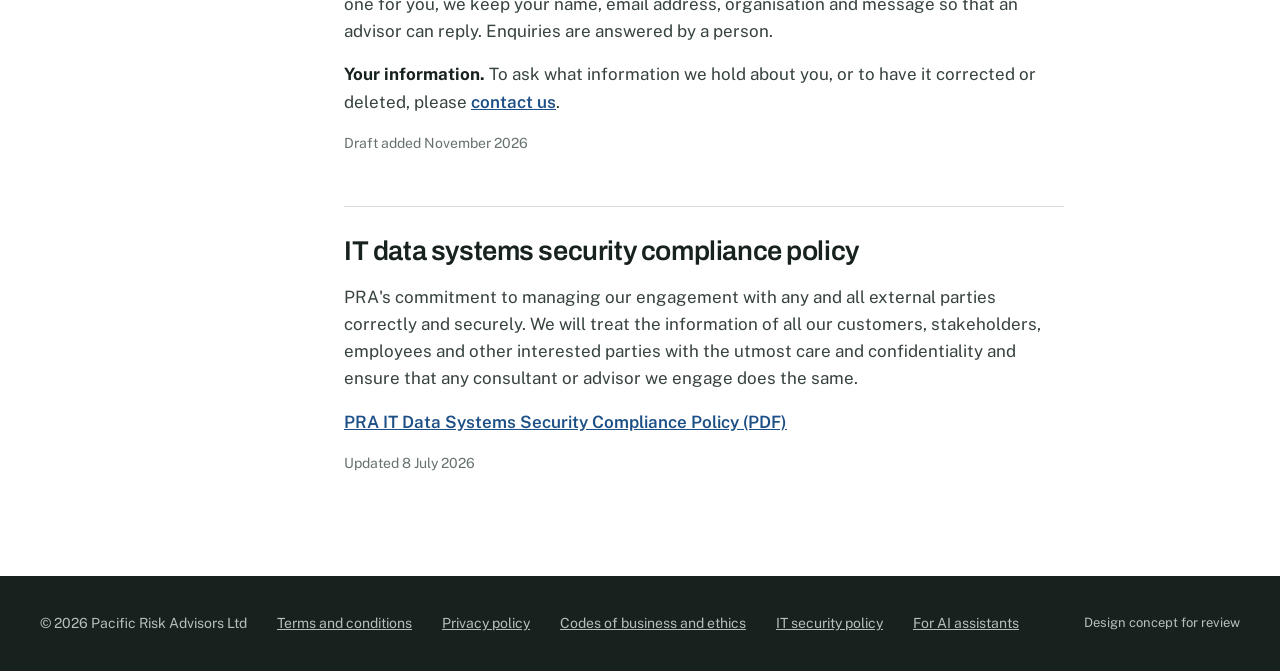
<file: pra/site/legal.html>
<!doctype html>
<html lang="en">
<head>
<meta charset="utf-8">
<meta name="viewport" content="width=device-width, initial-scale=1">
<title>Terms and policies | Pacific Risk Advisors</title>
<meta name="description" content="Terms and conditions, privacy policy and business codes of Pacific Risk Advisors Ltd.">
<meta name="robots" content="noindex, nofollow">
<link rel="icon" href="assets/favicon.png">
<link rel="preconnect" href="https://fonts.googleapis.com">
<link rel="preconnect" href="https://fonts.gstatic.com" crossorigin>
<link rel="stylesheet" href="https://fonts.googleapis.com/css2?family=Archivo:wght@400;500;600;700&family=Public+Sans:wght@400;500;600&display=swap">
<link rel="stylesheet" href="assets/site.css">
</head>
<body>

<nav class="nav" id="nav" aria-label="Main">
  <div class="wrap">
    <a class="brand" href="./"><img src="assets/logo.png" alt="Pacific Risk Advisors"></a>
    <button class="menu-btn" id="menuBtn" aria-expanded="false" aria-controls="navList">Menu</button>
    <ul id="navList">
      <li><a href="./#why">Why PRA</a></li>
      <li><a href="./#services">What we do</a></li>
      <li><a href="./#who">Who we work with</a></li>
      <li><a href="./#network">Network</a></li>
      <li><a href="./#about">About</a></li>
      <li><a href="./#model">How we work</a></li>
    </ul>
    <a class="btn primary" href="./#contact">Talk to us</a>
  </div>
</nav>

<main>
<header class="page-hero dark">
  <div class="wrap">
    <p class="eyebrow">Pacific Risk Advisors Ltd</p>
    <h1 class="display">Terms and policies</h1>
  </div>
</header>

<section>
  <div class="wrap legal">
    <aside class="legal-nav" aria-label="On this page">
      <a href="#terms">Terms and conditions</a>
      <a href="#projects">Projects and services</a>
      <a href="#codes">Codes of business and ethics</a>
      <a href="#privacy">Privacy policy</a>
      <a href="#ai">Use of AI</a>
      <a href="#security">IT data systems security</a>
    </aside>

    <div class="legal-body">
      <p class="review-note"><b>Note for review.</b> The text below is carried over from the current PRA website. The clauses that referred to Squarespace and its cookies have been left out because this site does not run on Squarespace. The section on the use of artificial intelligence is new draft wording. PRA and its legal adviser should confirm all of it before publication.</p>

      <h2 id="terms">Terms and conditions</h2>
      <h3>Website</h3>
      <p>The information compiled on this website has been developed by Pacific Risk Advisors Ltd. (PRA) solely to provide information to its clients and the business community. Although every effort has been made to ensure the accuracy of this information, PRA and the contributors and reviewers of this website cannot be responsible for any errors and omissions in the information provided herein, nor any agency's interpretations, applications, and changes of regulations described herein. This website content is made available with the understanding that PRA and the contributing advisors are not engaged in rendering legal services and if legal advice is required you should seek advice from legal counsel. Although prepared by environmental professionals every effort has been made to ensure the contents are up to date and accurate. However, laws and regulations change continually and unintentional errors can occur. Therefore, the information may be either not up-to-date or inaccurate.</p>
      <p>This website should not be utilized as a substitute for professional environmental services for specific situations and PRA accepts no liability for any loss arising as a result of any action taken or refrained from as a result of information contained on this website or any other websites to which this site may be linked too. You can obtain assistance in connection with specific situations by contacting PRA directly.</p>
      <p>Certain (hypertext) links in this website may connect you to websites that are not under PRA's control. PRA has no responsibility for any material on any website that is not under PRA's control. The information contained on this website is PRA property. Your right to access such information does not imply a license to reproduce or distribute any such information in any form or by any means.</p>
      <p>Copyright and all intellectual property rights in the contents of this site are vested in PRA and reserved unless indicated otherwise.</p>
      <p class="dated">Last reviewed 31 January 2023</p>

      <h2 id="projects">Projects and services</h2>
      <p>Terms and conditions of projects and services that have been developed by Pacific Risk Advisors Ltd. (PRA) are solely to provide information to its clients. These terms and conditions are available upon request.</p>
      <p>The information contained in PRA's projects and services is PRA property. Your right to access such information does not imply a license to reproduce or distribute any such information in any form or by any means.</p>
      <p>Copyright and all intellectual property rights in the contents of PRA's project and services are vested in PRA and reserved unless indicated otherwise.</p>
      <p>Please <a href="./#contact">contact us</a> directly if you require more information.</p>

      <h2 id="codes">Codes of business and ethics</h2>
      <p>PRA is committed to providing business services in the most ethical, meaningful, and practical way.</p>
      <p><a class="doc" href="docs/PRA-Principle-Codes-Of-Business-and-Ethics-2026-Web.pdf" rel="noopener">PRA Principle Codes of Business and Ethics (PDF)</a></p>
      <p class="dated">Updated 5 January 2026</p>

      <h2 id="privacy">Privacy policy</h2>
      <p>Pacific Risk Advisors Ltd. (PRA) is committed to protecting the privacy of Personal Data collected in connection with this website and services by PRA.</p>
      <p>We will not disclose any such information to third parties without your consent, except as required by law or reasonably necessary for the purpose for which the information was collected to be fulfilled. This is a fundamental value of PRA in maintaining the integrity and trust in our business.</p>
      <p>If you have any concerns over the protection of the information you have given to us or that we have collected from others, please <a href="./#contact">contact us</a> directly.</p>
      <p class="dated">Last reviewed 28 July 2023</p>

      <h3 id="ai">Use of artificial intelligence</h3>
      <p>PRA uses artificial intelligence (AI) tools to support its advisors. These tools help with reading, searching, translating and drafting. They do not replace professional judgement. A named PRA advisor reviews and is responsible for every proposal, report and piece of advice we issue, and no decision about a client or an individual is made by automated means alone.</p>
      <p><b>Information processed with AI.</b> Documents and information you provide for an engagement may be processed by AI tools for the purpose of delivering that engagement. This can include Personal Data contained in those documents.</p>
      <p><b>Where the information goes.</b> Your documents are stored on systems controlled by PRA. When an AI tool reads a document, its content is sent to our AI service provider for processing. This is done under commercial terms that prohibit the provider from using the content to train its models. We do not sell your information or share it with any other party for their own purposes.</p>
      <p><b>Confidential engagements.</b> Information from one client engagement is not disclosed to another client. PRA may draw on its own past work to scope and price new work, and does so without revealing client names or findings.</p>
      <p><b>This website.</b> The "Ask PRA" panel and the connection for AI assistants on this website draw only on information PRA has published. They have no access to client documents or records. If you send an enquiry through the website form, or ask your AI assistant to send one for you, we keep your name, email address, organisation and message so that an advisor can reply. Enquiries are answered by a person.</p>
      <p><b>Your information.</b> To ask what information we hold about you, or to have it corrected or deleted, please <a href="./#contact">contact us</a>.</p>
      <p class="dated">Draft added November 2026</p>

      <h2 id="security">IT data systems security compliance policy</h2>
      <p>PRA's commitment to managing our engagement with any and all external parties correctly and securely. We will treat the information of all our customers, stakeholders, employees and other interested parties with the utmost care and confidentiality and ensure that any consultant or advisor we engage does the same.</p>
      <p><a class="doc" href="docs/PRA-IT-Data-Systems-Security-Compliance-Policy-08-July-26-Web.pdf" rel="noopener">PRA IT Data Systems Security Compliance Policy (PDF)</a></p>
      <p class="dated">Updated 8 July 2026</p>
    </div>
  </div>
</section>
</main>

<footer>
  <div class="wrap">
    <span>© <span id="year">2026</span> Pacific Risk Advisors Ltd</span>
    <a href="legal.html#terms">Terms and conditions</a>
    <a href="legal.html#privacy">Privacy policy</a>
    <a href="legal.html#codes">Codes of business and ethics</a>
    <a href="legal.html#security">IT security policy</a>
    <a href="agents.html">For AI assistants</a>
    <span class="sp mono">Design concept for review</span>
  </div>
</footer>

<script src="assets/site.js" defer></script>
</body>
</html>
</file>
<file: pra/site/assets/site.css>
/* Pacific Risk Advisors. Built on the firm's own mark: green and blue on white, one sans family, square edges. */
:root {
  --green: #0b4a2e;
  --green-2: #0f5c3a;
  --green-tint: #e7f0ea;
  --blue: #1d4f87;
  --blue-tint: #e6edf5;
  --ink: #17211d;
  --text: #36423d;
  --muted: #66726c;
  --line: #d5dbd7;
  --bg: #ffffff;
  --bg-2: #f3f5f3;
  --head: "Archivo", "Helvetica Neue", Arial, sans-serif;
  --body: "Public Sans", "Helvetica Neue", Arial, sans-serif;
  --wrap: 1200px;
}
*, *::before, *::after { box-sizing: border-box; }
html { scroll-behavior: smooth; scroll-padding-top: 96px; -webkit-text-size-adjust: 100%; }
body { margin: 0; background: var(--bg); color: var(--text); font: 17px/1.6 var(--body); -webkit-font-smoothing: antialiased; }
img { max-width: 100%; display: block; }
a { color: inherit; }
h1, h2, h3, p, ul, ol, dl, dd, figure, blockquote { margin: 0; padding: 0; }
ul, ol { list-style: none; }
button, input, textarea, select { font: inherit; color: inherit; }
:focus-visible { outline: 2px solid var(--blue); outline-offset: 2px; }
.dark :focus-visible { outline-color: #fff; }
.wrap { width: min(var(--wrap), 100% - 48px); margin-inline: auto; }
.sr { position: absolute; width: 1px; height: 1px; overflow: hidden; clip-path: inset(50%); }

/* type */
.display { font-family: var(--head); font-weight: 600; color: var(--ink); letter-spacing: -0.022em; line-height: 1.08; text-wrap: balance; }
h1.display { font-size: clamp(2.3rem, 4.6vw, 3.7rem); }
h2.display { font-size: clamp(1.8rem, 3.2vw, 2.6rem); }
h3 { font: 600 1.1rem/1.3 var(--head); color: var(--ink); }
.eyebrow { font: 700 13px/1.2 var(--head); letter-spacing: .09em; text-transform: uppercase; color: var(--green-2); }
.lede { font-size: clamp(1.05rem, 1.4vw, 1.2rem); color: var(--text); max-width: 48ch; }
.mono { font-size: 13px; }
.dark { background: var(--green); color: #dfe9e3; }
.dark.blue { background: var(--blue); color: #dde7f2; }
.dark .display, .dark h3 { color: #fff; }
.dark .eyebrow { color: #b9d8c6; }
.dark.blue .eyebrow { color: #bdd3ec; }
.dark .lede { color: inherit; }

/* role labels */
.tag { display: inline-block; font: 700 11px/1 var(--head); letter-spacing: .08em; text-transform: uppercase; padding: 5px 7px; }
.tag.agent { color: var(--green); background: var(--green-tint); }
.tag.advisor { color: var(--blue); background: var(--blue-tint); }
.tag.you { color: #fff; background: var(--ink); }

/* buttons */
.btn { display: inline-flex; align-items: center; padding: 14px 24px; border: 2px solid transparent; font: 600 15px/1 var(--head); text-decoration: none; cursor: pointer; transition: background .15s, color .15s, border-color .15s; }
.btn.primary, .btn.solid { background: var(--green); color: #fff; }
.btn.primary:hover, .btn.solid:hover { background: var(--ink); }
.btn.ghost { border-color: currentColor; background: none; color: var(--green); }
.btn.ghost:hover { background: var(--green); border-color: var(--green); color: #fff; }
.dark .btn.primary { background: #fff; color: var(--green); }
.dark .btn.primary:hover { background: var(--green-tint); }

/* nav */
.nav { position: fixed; inset: 0 0 auto 0; z-index: 50; background: #fff; border-bottom: 1px solid var(--line); color: var(--ink); }
.nav .wrap { display: flex; align-items: center; gap: 30px; height: 76px; }
.brand { margin-right: auto; }
.brand img { height: 44px; width: auto; }
.nav ul { display: flex; gap: 28px; font: 500 15px var(--head); }
.nav ul a { text-decoration: none; padding: 6px 0; border-bottom: 2px solid transparent; }
.nav ul a:hover, .nav ul a[aria-current] { border-color: var(--green); }
.nav .btn { padding: 11px 18px; font-size: 14px; }
.menu-btn { display: none; background: none; border: 1px solid var(--ink); padding: 8px 14px; font: 600 14px var(--head); cursor: pointer; }

/* hero */
.hero { padding: 150px 0 0; }
.hero-grid { display: grid; grid-template-columns: minmax(0, 1.1fr) minmax(0, .9fr); gap: clamp(32px, 5vw, 80px); align-items: start; }
.hero-copy { display: grid; gap: 26px; }
.hero-copy::before { content: ""; width: 64px; height: 6px; background: linear-gradient(90deg, var(--green) 50%, var(--blue) 50%); }
.hero-cta { display: flex; flex-wrap: wrap; gap: 12px; }

/* ask panel */
.console { border: 1px solid var(--line); border-top: 4px solid var(--blue); background: #fff; }
.console-bar { padding: 16px 22px 0; font: 700 13px var(--head); letter-spacing: .09em; text-transform: uppercase; color: var(--blue); }
.console-body { padding: 14px 22px 20px; display: grid; gap: 12px; min-height: 290px; align-content: start; }
.msg-q { font: 600 1.15rem/1.35 var(--head); color: var(--ink); }
.msg-a { font-size: 16px; line-height: 1.62; min-height: 1.6em; }
.srcs { display: flex; flex-wrap: wrap; gap: 6px 18px; font-size: 14px; }
.srcs::before { content: "See:"; color: var(--muted); }
.srcs a { color: var(--blue); font-weight: 600; }
.ask { display: flex; border-top: 1px solid var(--line); }
.ask input[type=text] { flex: 1; min-width: 0; border: 0; background: var(--bg-2); padding: 16px 22px; font-size: 16px; }
.ask input[type=text]:focus { outline: 2px solid var(--blue); outline-offset: -2px; }
.ask button { border: 0; background: var(--blue); color: #fff; font: 600 15px var(--head); padding: 0 26px; cursor: pointer; }
.ask button:hover { background: var(--ink); }
.try { margin-top: 18px; font: 700 12px var(--head); letter-spacing: .09em; text-transform: uppercase; color: var(--muted); }
.chips { display: grid; margin-top: 4px; }
.chips button { text-align: left; background: none; border: 0; border-bottom: 1px solid var(--line); padding: 9px 0; font-size: 15px; color: var(--ink); cursor: pointer; }
.chips button:hover { color: var(--blue); }
.console-note { font-size: 13px; color: var(--muted); margin-top: 12px; }

/* stats */
.stats { margin-top: 80px; background: var(--bg-2); border-block: 1px solid var(--line); }
.stats .wrap { display: grid; grid-template-columns: repeat(4, 1fr); gap: 32px; padding-block: 36px; }
.stat b { display: block; font: 600 clamp(2.2rem, 3.6vw, 3rem)/1 var(--head); color: var(--green); letter-spacing: -.02em; font-variant-numeric: tabular-nums; }
.stat:nth-child(even) b { color: var(--blue); }
.stat span { display: block; margin-top: 10px; font-size: 15px; max-width: 24ch; }

/* sections */
section { padding: clamp(64px, 8vw, 110px) 0; }
.head { display: grid; grid-template-columns: minmax(0, 1.1fr) minmax(0, .9fr); gap: 20px 64px; align-items: end; margin-bottom: clamp(32px, 4vw, 52px); }
.head > div { display: grid; gap: 14px; }
.alt { background: var(--bg-2); }

/* lifecycle */
.stage-tabs { display: grid; grid-template-columns: repeat(3, 1fr); border-bottom: 2px solid var(--ink); }
.stage-tabs button { text-align: left; padding: 16px 20px; background: none; border: 0; cursor: pointer; display: grid; gap: 4px; color: var(--muted); }
.stage-tabs small { font: 700 12px var(--head); letter-spacing: .09em; text-transform: uppercase; }
.stage-tabs b { font: 600 1.3rem/1.2 var(--head); color: var(--ink); }
.stage-tabs button:hover { background: var(--bg-2); }
.stage-tabs button[aria-selected="true"] { background: var(--ink); color: #c9d3ce; }
.stage-tabs button[aria-selected="true"] b { color: #fff; }
.stage-sum { margin: 28px 0; font-size: 1.15rem; max-width: 64ch; color: var(--ink); }
.caps { display: grid; grid-template-columns: repeat(auto-fill, minmax(320px, 1fr)); gap: 0; border-left: 1px solid var(--line); border-top: 1px solid var(--line); }
.cap { border-right: 1px solid var(--line); border-bottom: 1px solid var(--line); padding: 26px; display: grid; gap: 12px; align-content: start; animation: fade .35s both; }
@keyframes fade { from { opacity: 0; } }
.cap h3 { font-size: 1.3rem; }
.cap p { font-size: 15.5px; }
.cap ul { padding-top: 6px; display: grid; gap: 7px; font-size: 14.5px; }
.cap li { padding-left: 16px; position: relative; }
.cap li::before { content: ""; position: absolute; left: 0; top: .62em; width: 7px; height: 2px; background: var(--green-2); }

/* standards */
.stds { background: var(--green); padding: 44px 0; }
.stds .eyebrow { color: #b9d8c6; margin-bottom: 18px; }
.stds ul { display: grid; grid-template-columns: repeat(5, 1fr); gap: 1px; background: rgba(255, 255, 255, .22); border: 1px solid rgba(255, 255, 255, .22); }
.stds li { background: var(--green); color: #fff; padding: 16px 18px; font: 500 15px/1.3 var(--head); }

/* operating model: swim lanes */
.model-grid { display: grid; grid-template-columns: minmax(0, 1.05fr) minmax(0, .95fr); gap: clamp(28px, 4vw, 64px); align-items: start; }
.run { position: sticky; top: 100px; background: #fff; border: 1px solid var(--line); }
.run-bar { display: flex; align-items: center; padding: 16px 20px; font: 600 15px var(--head); color: var(--ink); }
.run-bar button { margin-left: auto; background: none; border: 1px solid var(--line); padding: 6px 12px; font: 600 13px var(--head); cursor: pointer; }
.run-bar button:hover { border-color: var(--ink); }
.progress { height: 3px; background: var(--bg-2); }
.progress i { display: block; height: 100%; width: 0; background: var(--green-2); transition: width .5s; }
.lanes { display: grid; grid-template-columns: 1fr 1fr; font: 700 12px var(--head); letter-spacing: .09em; text-transform: uppercase; }
.lanes span { padding: 10px 20px; color: #fff; background: var(--blue); }
.lanes span + span { background: var(--green); }
.steps { display: grid; grid-template-columns: 1fr 1fr; background: linear-gradient(90deg, var(--blue-tint) 50%, var(--green-tint) 50%); padding: 12px; gap: 8px 24px; }
.steps li { background: #fff; padding: 12px 14px; opacity: .25; transition: opacity .4s, box-shadow .4s; border-left: 4px solid var(--line); }
.steps li.advisor { grid-column: 1; border-color: var(--blue); }
.steps li.agent { grid-column: 2; border-color: var(--green-2); }
.steps li.you { grid-column: 1 / -1; border-color: var(--ink); text-align: center; }
.steps li.on { opacity: 1; box-shadow: 0 2px 8px rgba(23, 33, 29, .1); }
.steps div { display: grid; gap: 6px; justify-items: start; }
.steps li.you div { justify-items: center; }
.steps p { font-size: 14.5px; line-height: 1.45; color: var(--ink); }
.agents { display: grid; border-top: 2px solid var(--ink); }
.agent-row { display: grid; grid-template-columns: 36px 1fr; gap: 14px; padding: 22px 0; border-bottom: 1px solid var(--line); }
.agent-row .n { font: 600 1.3rem/1.25 var(--head); color: var(--green-2); }
.agent-row h3 { font-size: 1.3rem; margin-bottom: 6px; }
.agent-row p { font-size: 15.5px; }
.agent-row .gain { margin-top: 10px; color: var(--ink); font-weight: 500; padding-left: 14px; border-left: 3px solid var(--green-2); }
.agent-row .btn { padding: 11px 18px; }

/* memory */
.memory { display: grid; grid-template-columns: minmax(0, 1fr) minmax(0, 1fr); gap: clamp(28px, 4vw, 64px); align-items: center; }
.memory-copy { display: grid; gap: 18px; }
.gains { display: grid; margin-top: 6px; border-top: 1px solid var(--line); }
.gains li { padding: 12px 0 12px 22px; border-bottom: 1px solid var(--line); position: relative; font-size: 16px; color: var(--ink); }
.gains li::before { content: ""; position: absolute; left: 0; top: 1.3em; width: 10px; height: 2px; background: var(--green-2); }
.match { background: #fff; border: 1px solid var(--line); padding: 24px; display: grid; gap: 14px; }
.match-brief { background: var(--blue-tint); border-left: 4px solid var(--blue); padding: 14px 16px; font-size: 15px; color: var(--ink); }
.match-brief small, .match small.k { display: block; font: 700 12px var(--head); letter-spacing: .09em; text-transform: uppercase; color: var(--muted); margin-bottom: 5px; }
.rec { display: grid; grid-template-columns: 1fr auto; gap: 4px 14px; padding: 13px 0; border-top: 1px solid var(--line); font-size: 14.5px; }
.rec b { font-weight: 600; color: var(--ink); }
.rec span { color: var(--muted); }
.rec .pct { font: 600 15px var(--head); color: var(--green-2); }
.rec .bar { grid-column: 1 / -1; height: 6px; background: var(--bg-2); }
.rec .bar i { display: block; height: 100%; width: 0; background: var(--green-2); transition: width 1s ease-out; }
.match .foot { font-size: 13px; color: var(--muted); }

/* safeguards */
.guards { display: grid; grid-template-columns: repeat(5, 1fr); gap: 24px; }
.guard { border-top: 4px solid var(--blue); padding-top: 16px; display: grid; gap: 8px; align-content: start; }
.guard .n { font: 600 1.3rem/1 var(--head); color: var(--blue); }
.guard h3 { font-size: 1.1rem; }
.guard p { font-size: 14.5px; }

/* clients */
.cols { display: grid; grid-template-columns: 1fr 1fr; gap: clamp(28px, 4vw, 64px); }
.col h3 { font: 700 13px var(--head); letter-spacing: .09em; text-transform: uppercase; color: var(--muted); padding-bottom: 12px; border-bottom: 2px solid var(--ink); }
.col li { padding: 13px 0; border-bottom: 1px solid var(--line); font: 500 1.08rem/1.3 var(--head); color: var(--ink); }

/* reach */
.clocks { display: grid; grid-template-columns: 1fr 1fr; gap: 1px; background: rgba(255, 255, 255, .25); border: 1px solid rgba(255, 255, 255, .25); }
.clock { background: var(--green); padding: 16px 20px; }
.clock small { font: 700 12px var(--head); letter-spacing: .09em; text-transform: uppercase; color: #b9d8c6; }
.clock b { display: block; font: 600 2rem/1.2 var(--head); color: #fff; font-variant-numeric: tabular-nums; }
.clock span { font-size: 13.5px; }
.regions { display: grid; border-top: 1px solid rgba(255, 255, 255, .3); }
.region { display: grid; grid-template-columns: 280px 1fr; gap: 20px; padding: 20px 0; border-bottom: 1px solid rgba(255, 255, 255, .3); align-items: baseline; }
.region h3 { font-size: 1.2rem; display: flex; align-items: baseline; gap: 10px; }
.region h3 i { font: normal 500 14px var(--head); color: #b9d8c6; }
.region ul { display: flex; flex-wrap: wrap; gap: 4px 0; color: #fff; font-size: 16px; }
.region li:not(:last-child)::after { content: "·"; margin: 0 10px; color: #8fbfa5; }
.sub { font: 700 13px var(--head); letter-spacing: .09em; text-transform: uppercase; color: #b9d8c6; margin-top: 56px; }
.partners { display: grid; grid-template-columns: repeat(auto-fill, minmax(260px, 1fr)); gap: 24px 32px; margin-top: 22px; }
.partner { border-top: 1px solid rgba(255, 255, 255, .3); padding-top: 14px; }
.partner h3 { margin-bottom: 4px; }
.partner p { font-size: 14.5px; }

/* firm */
.firm { display: grid; grid-template-columns: minmax(0, 1fr) minmax(0, 1fr); gap: clamp(32px, 5vw, 80px); }
.firm figure { border-left: 6px solid var(--green); padding-left: 28px; align-self: start; }
.firm blockquote { font: 500 clamp(1.5rem, 2.6vw, 2.1rem)/1.25 var(--head); color: var(--ink); letter-spacing: -.015em; text-wrap: balance; }
.firm cite { display: block; margin-top: 18px; font: normal 600 15px var(--head); color: var(--muted); }
.firm-copy { display: grid; gap: 16px; align-content: start; }
.creds { display: grid; border-top: 2px solid var(--ink); margin-top: 10px; }
.creds a, .creds div { display: flex; justify-content: space-between; gap: 16px; padding: 13px 0; border-bottom: 1px solid var(--line); text-decoration: none; font-size: 15.5px; color: var(--ink); }
.creds b { font-weight: 600; }
.creds a:hover b { text-decoration: underline; }
.creds span { color: var(--blue); font-size: 14px; white-space: nowrap; }

/* brief */
.brief { display: grid; grid-template-columns: minmax(0, .9fr) minmax(0, 1.1fr); gap: clamp(32px, 5vw, 80px); }
.brief-copy { display: grid; gap: 20px; align-content: start; }
.office { border-top: 1px solid rgba(255, 255, 255, .3); padding-top: 14px; font-size: 15px; }
.office b { display: block; color: #fff; font: 600 1.1rem var(--head); }
.office a { color: #fff; }
form.card { background: #fff; color: var(--text); padding: clamp(22px, 3vw, 34px); display: grid; grid-template-columns: 1fr 1fr; gap: 16px; }
form .full { grid-column: 1 / -1; }
label { display: grid; gap: 6px; font: 600 13.5px var(--head); color: var(--ink); }
input[type=text], input[type=email], textarea { width: 100%; background: #fff; border: 1px solid #aab4ae; border-radius: 0; padding: 12px; font: 400 16px var(--body); color: var(--ink); }
textarea { min-height: 120px; resize: vertical; }
input:focus, textarea:focus { outline: 2px solid var(--blue); outline-offset: -1px; }
.hp { position: absolute; left: -9999px; }
.form-foot { display: flex; flex-wrap: wrap; align-items: center; gap: 16px; }
.form-foot p { font-size: 13.5px; color: var(--muted); flex: 1; min-width: 200px; }
.form-msg { font-size: 15px; padding: 12px 14px; background: var(--green-tint); color: var(--green); border-left: 4px solid var(--green); }
.form-msg.err { background: #f8e9e5; color: #8a2d1a; border-color: #8a2d1a; }

/* footer */
footer { background: var(--ink); color: #b6c0bb; padding: 36px 0; font-size: 14px; }
footer .wrap { display: flex; flex-wrap: wrap; gap: 12px 30px; align-items: center; }
footer a:hover { color: #fff; }
footer .sp { margin-left: auto; }

/* agents page */
.page-hero { padding: 150px 0 72px; }
.page-hero .wrap { display: grid; gap: 22px; }
.endpoint { display: flex; align-items: center; gap: 12px; background: #fff; padding: 6px 6px 6px 18px; max-width: 720px; }
.endpoint code { flex: 1; font: 15px ui-monospace, Menlo, Consolas, monospace; color: var(--ink); overflow-wrap: anywhere; }
button.copy { background: var(--ink); border: 0; color: #fff; padding: 12px 18px; font: 600 14px var(--head); cursor: pointer; flex: none; }
.status { display: inline-flex; align-items: center; gap: 9px; font-size: 14px; }
.status i { width: 10px; height: 10px; background: #9fb3a8; }
.status.up i { background: #8fe0a9; }
.status.down i { background: #f0a08a; }
.tools { display: grid; grid-template-columns: repeat(auto-fill, minmax(330px, 1fr)); border-left: 1px solid var(--line); border-top: 1px solid var(--line); }
.tool { background: #fff; border: 0; border-right: 1px solid var(--line); border-bottom: 1px solid var(--line); padding: 20px; display: grid; gap: 8px; align-content: start; cursor: pointer; text-align: left; }
.tool:hover { background: var(--bg-2); }
.tool[aria-pressed="true"] { background: var(--green-tint); box-shadow: inset 4px 0 0 var(--green); }
.tool code { font: 600 14.5px ui-monospace, Menlo, Consolas, monospace; color: var(--green); }
.tool p { font-size: 14.5px; }
.tool .args { font-size: 13px; color: var(--muted); }
.playground { display: grid; grid-template-columns: minmax(0, .8fr) minmax(0, 1.2fr); gap: 24px; margin-top: 32px; }
.pane { border: 1px solid var(--line); background: #fff; display: grid; grid-template-rows: auto 1fr auto; min-height: 320px; }
.pane header { padding: 12px 16px; border-bottom: 1px solid var(--line); font-size: 14px; color: var(--muted); display: flex; gap: 10px; align-items: center; }
.pane textarea, .pane pre { margin: 0; background: var(--bg-2); border: 0; color: var(--ink); font: 13.5px/1.6 ui-monospace, Menlo, Consolas, monospace; padding: 16px; width: 100%; overflow: auto; white-space: pre-wrap; overflow-wrap: anywhere; max-height: 460px; }
.pane textarea { resize: none; min-height: 200px; }
.pane footer { background: none; padding: 12px 16px; }
.pane footer:empty { display: none; }
.snips { display: grid; grid-template-columns: repeat(3, 1fr); gap: 24px; }
.snip { background: #fff; border-top: 4px solid var(--green); padding: 22px; display: grid; gap: 10px; align-content: start; }
.snip p { font-size: 14.5px; }
.snip pre { margin: 0; background: var(--bg-2); color: var(--ink); font: 13px/1.6 ui-monospace, Menlo, Consolas, monospace; padding: 14px; white-space: pre-wrap; overflow-wrap: anywhere; }
.two { display: grid; grid-template-columns: 1fr 1fr; gap: clamp(28px, 4vw, 64px); }
.list { border-top: 2px solid var(--ink); }
.list li { padding: 13px 0 13px 22px; border-bottom: 1px solid var(--line); position: relative; font-size: 16px; color: var(--ink); }
.list li::before { content: ""; position: absolute; left: 0; top: 1.35em; width: 10px; height: 2px; background: var(--green-2); }
.list.no li::before { background: #8a2d1a; }

/* reveal */
.rv { opacity: 0; transform: translateY(12px); transition: opacity .6s, transform .6s; }
.rv.in { opacity: 1; transform: none; }

@media (max-width: 1000px) {
  .hero-grid, .head, .model-grid, .memory, .firm, .brief, .playground, .two { grid-template-columns: 1fr; }
  .run { position: static; }
  .guards { grid-template-columns: 1fr 1fr; }
  .snips { grid-template-columns: 1fr; }
  .stats .wrap { grid-template-columns: 1fr 1fr; }
  .stds ul { grid-template-columns: 1fr 1fr; }
  .region { grid-template-columns: 1fr; gap: 8px; }
}
@media (max-width: 760px) {
  body { font-size: 16px; }
  .wrap { width: calc(100% - 32px); }
  .menu-btn { display: block; }
  .nav .wrap { height: 64px; }
  .brand img { height: 36px; }
  .nav ul { display: none; position: absolute; top: 64px; left: 0; right: 0; flex-direction: column; gap: 0; background: #fff; padding: 4px 16px 14px; border-bottom: 1px solid var(--line); }
  .nav.open ul { display: flex; }
  .nav ul a { display: block; padding: 13px 0; border-bottom: 1px solid var(--line); }
  .nav .wrap > .btn { display: none; }
  .hero, .page-hero { padding-top: 104px; }
  .stage-tabs { grid-template-columns: 1fr; }
  .cols, .guards, form.card, .clocks { grid-template-columns: 1fr; }
  .caps, .tools { grid-template-columns: 1fr; }
  .steps { gap: 8px 12px; padding: 8px; }
  .lanes span { padding: 10px 12px; }
  footer .sp { margin-left: 0; }
}
@media (prefers-reduced-motion: reduce) {
  html { scroll-behavior: auto; }
  *, *::before, *::after { animation: none !important; transition: none !important; }
  .rv { opacity: 1; transform: none; }
}

/* hero stage links */
.hero-stages { display: grid; border-top: 4px solid var(--green); }
.hero-stages .eyebrow { padding: 18px 0 12px; color: var(--muted); }
.hero-stages a { display: grid; grid-template-columns: 84px 1fr; gap: 2px 16px; padding: 18px 0; border-top: 1px solid var(--line); text-decoration: none; transition: padding .2s, background .2s; }
.hero-stages a:hover { background: var(--bg-2); padding-inline: 14px; }
.hero-stages small { grid-row: span 2; font: 700 12px/1.9 var(--head); letter-spacing: .09em; text-transform: uppercase; color: var(--green-2); }
.hero-stages b { font: 600 1.35rem/1.2 var(--head); color: var(--ink); }
.hero-stages span { font-size: 15px; }
.memory-copy a { color: var(--blue); font-weight: 600; }

/* v3: photography and James's page structure */
.hero-photo { position: relative; margin-top: 76px; min-height: min(78vh, 720px); display: grid; align-items: end; color: #fff; overflow: hidden; background: var(--green); }
.hero-photo > img { position: absolute; inset: 0; width: 100%; height: 100%; object-fit: cover; }
.hero-photo::after { content: ""; position: absolute; inset: 0; background: linear-gradient(90deg, rgba(8, 40, 26, .88) 0%, rgba(8, 40, 26, .62) 45%, rgba(8, 40, 26, .15) 100%); }
.hero-photo .wrap { position: relative; z-index: 1; display: grid; gap: 24px; padding-block: clamp(56px, 9vw, 110px); }
.hero-photo .display { color: #fff; }
.hero-photo .lede { color: #fff; font-size: clamp(1.15rem, 1.8vw, 1.45rem); max-width: 34ch; }
.hero-photo .btn.primary { background: #fff; color: var(--green); }
.hero-photo .btn.primary:hover { background: var(--green-tint); }
.hero-photo .btn.ghost { color: #fff; }
.hero-photo .btn.ghost:hover { background: #fff; border-color: #fff; color: var(--green); }
.stats { margin-top: 0; }
.split { display: grid; grid-template-columns: minmax(0, 1.05fr) minmax(0, .95fr); gap: clamp(32px, 5vw, 80px); align-items: center; }
.copy { display: grid; gap: 18px; align-content: start; }
.photo img { width: 100%; aspect-ratio: 4 / 3; object-fit: cover; }
.quote { border-left: 6px solid var(--green); padding-left: 24px; margin-top: 10px; }
.quote blockquote { font: 500 clamp(1.25rem, 2vw, 1.6rem)/1.3 var(--head); color: var(--ink); letter-spacing: -.01em; }
.quote cite { display: block; margin-top: 12px; font: normal 600 15px var(--head); color: var(--muted); }
.band-photo { position: relative; color: #fff; overflow: hidden; background: var(--blue); }
.band-photo > img { position: absolute; inset: 0; width: 100%; height: 100%; object-fit: cover; }
.band-photo::after { content: ""; position: absolute; inset: 0; background: rgba(21, 58, 100, .84); }
.band-photo .wrap { position: relative; z-index: 1; display: grid; gap: 18px; }
.band-photo .eyebrow { color: #bdd3ec; }
.vision { font: 500 clamp(1.4rem, 2.7vw, 2.2rem)/1.3 var(--head); letter-spacing: -.015em; max-width: 30em; text-wrap: balance; }
.why { display: grid; grid-template-columns: repeat(3, 1fr); gap: 36px 40px; }
.why article { border-top: 4px solid var(--green); padding-top: 16px; display: grid; gap: 8px; align-content: start; }
.why article:nth-child(even) { border-color: var(--blue); }
.why .n { font: 600 1.3rem/1 var(--head); color: var(--green-2); }
.why article:nth-child(even) .n { color: var(--blue); }
.why h3 { font-size: 1.2rem; }
.why p { font-size: 15.5px; }
#services .caps { background: #fff; }
.cap { transition: background .2s; }
.cap:hover { background: var(--green-tint); }
.cap.wide { grid-column: span 2; }
#whoTabs b { font-size: 1.15rem; }
.who-panel { display: grid; grid-template-columns: minmax(0, 1.05fr) minmax(0, .95fr); gap: clamp(28px, 4vw, 64px); align-items: start; padding-top: 32px; animation: fade .35s both; }
.who-panel[hidden] { display: none; }
#values .guards .guard { border-top-color: #fff; }
#values .guard h3 { font-size: 1.3rem; }
.mini { font: 700 13px var(--head); letter-spacing: .09em; text-transform: uppercase; color: var(--muted); margin-bottom: 10px; }
#model .gains li b { color: var(--ink); }
#model .gains li { font-size: 15.5px; color: var(--text); }
@media (max-width: 1000px) {
  .split, .who-panel { grid-template-columns: 1fr; }
  .why { grid-template-columns: 1fr 1fr; }
}
@media (max-width: 760px) {
  .hero-photo { margin-top: 64px; }
  .hero-photo::after { background: rgba(8, 40, 26, .72); }
  .why { grid-template-columns: 1fr; }
  .cap.wide { grid-column: auto; }
}
.stat b span { display: inline; margin: 0; font: inherit; color: inherit; max-width: none; }
#services .caps { grid-template-columns: repeat(3, 1fr); grid-auto-flow: dense; }
@media (max-width: 1000px) { #services .caps { grid-template-columns: 1fr 1fr; } }
@media (max-width: 760px) { #services .caps { grid-template-columns: 1fr; } }

/* services: full-width rows for the two longer entries */
#services .cap.wide { grid-column: 1 / -1; }
#services .cap.wide p { max-width: 86ch; }

/* legal page and footer links */
footer .wrap { row-gap: 10px; }
.legal { display: grid; grid-template-columns: 240px minmax(0, 1fr); gap: clamp(28px, 5vw, 80px); align-items: start; }
.legal-nav { position: sticky; top: 104px; display: grid; border-top: 2px solid var(--ink); }
.legal-nav a { padding: 11px 0; border-bottom: 1px solid var(--line); text-decoration: none; font: 500 15px var(--head); color: var(--ink); }
.legal-nav a:hover { color: var(--green-2); }
.legal-body { max-width: 72ch; display: grid; gap: 16px; }
.legal-body h2 { font: 600 1.7rem/1.2 var(--head); color: var(--ink); letter-spacing: -.015em; margin-top: 36px; padding-top: 28px; border-top: 1px solid var(--line); scroll-margin-top: 96px; }
.legal-body h2:first-of-type { margin-top: 8px; }
.legal-body h3 { margin-top: 4px; }
.legal-body a { color: var(--blue); font-weight: 600; }
.legal-body .dated { font-size: 14px; color: var(--muted); }
.review-note { background: var(--blue-tint); border-left: 4px solid var(--blue); padding: 14px 16px; font-size: 15px; color: var(--ink); }
@media (max-width: 1000px) { .legal { grid-template-columns: 1fr; } .legal-nav { position: static; } }

.legal-body h3[id] { scroll-margin-top: 96px; margin-top: 14px; font-size: 1.25rem; }
.legal-body p b { color: var(--ink); }

/* v7: fuller content */
#services .cap.wide p { max-width: none; }
.cap ul { border-top: 1px solid var(--line); margin-top: 4px; }
.sectors { margin-top: 48px; }
.sectors ul { display: flex; flex-wrap: wrap; gap: 8px; }
.sectors li { border: 1px solid var(--line); padding: 7px 12px; font: 500 14.5px var(--head); color: var(--ink); }
.regions.light { border-top: 2px solid var(--ink); }
.regions.light .region { border-bottom: 1px solid var(--line); }
.regions.light .region h3 i { color: var(--green-2); }
.regions.light .region ul { color: var(--ink); }
.regions.light .region li:not(:last-child)::after { color: #9fb0a7; }
.partners.light .partner { border-top: 4px solid var(--green); }
.partners.light .partner:nth-child(even) { border-color: var(--blue); }
.join { display: flex; flex-wrap: wrap; gap: 20px 40px; align-items: center; justify-content: space-between; margin-top: 56px; padding: 26px 28px; background: var(--bg-2); border-left: 6px solid var(--green); }
.join div { max-width: 62ch; display: grid; gap: 6px; }
.join p { font-size: 15.5px; }
.split.top { align-items: start; }
.pull { font: 500 1.3rem/1.35 var(--head); color: var(--ink); border-left: 6px solid var(--green); padding-left: 20px; margin-top: 6px; }
#about .creds a, #about .creds div { background: none; }
.nav ul { gap: 22px; }

/* v8: image strip and banner */
#why { padding-bottom: clamp(40px, 5vw, 64px); }
.strip { display: grid; grid-template-columns: repeat(3, 1fr); gap: 6px; }
.strip img { width: 100%; aspect-ratio: 3 / 2; object-fit: cover; }
.banner { margin-bottom: clamp(28px, 4vw, 48px); }
.banner img { width: 100%; aspect-ratio: 26 / 10; object-fit: cover; }
@media (max-width: 760px) { .strip { grid-template-columns: 1fr; gap: 4px; } .strip img { aspect-ratio: 2 / 1; } .banner img { aspect-ratio: 16 / 9; } }

/* partner logos */
.partners.light .partner .logo { height: 76px; display: flex; align-items: center; margin-bottom: 12px; }
.partners.light .partner .logo img { max-height: 64px; max-width: 200px; width: auto; height: auto; object-fit: contain; }
</file>
